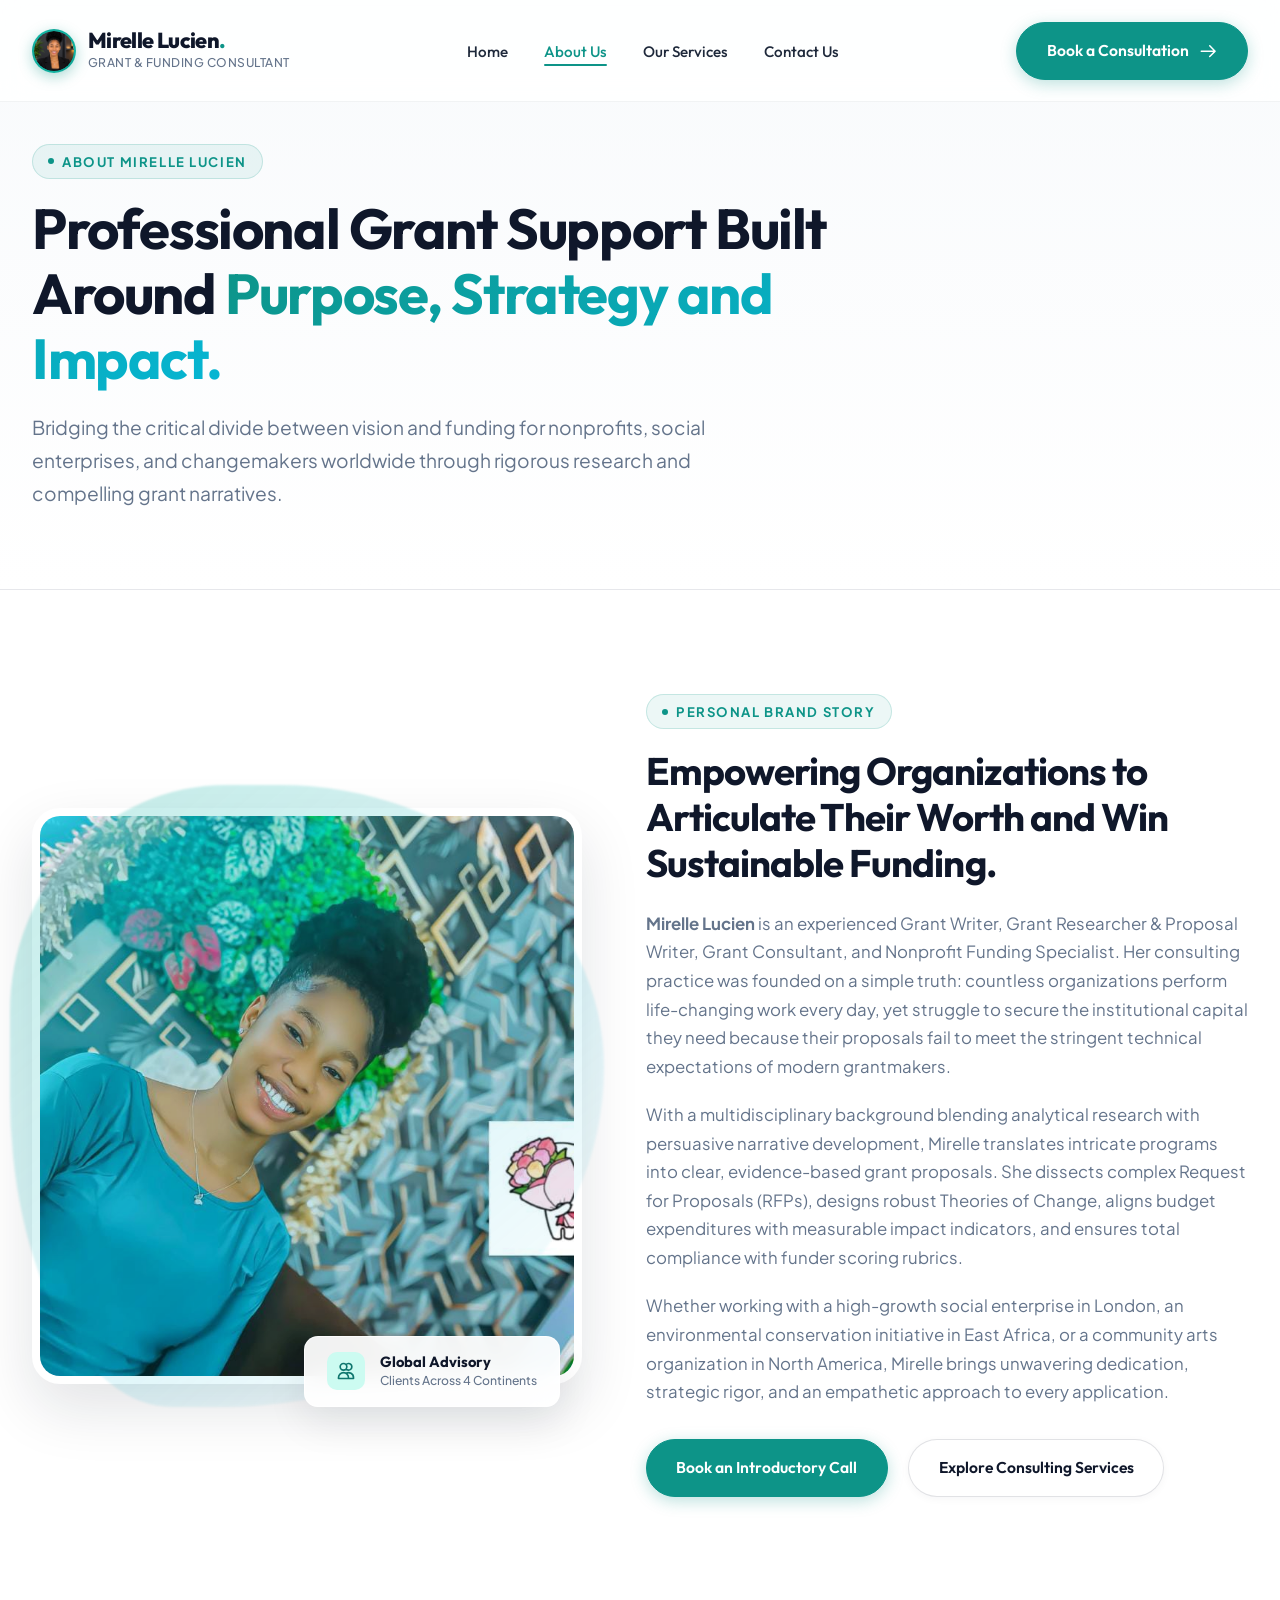
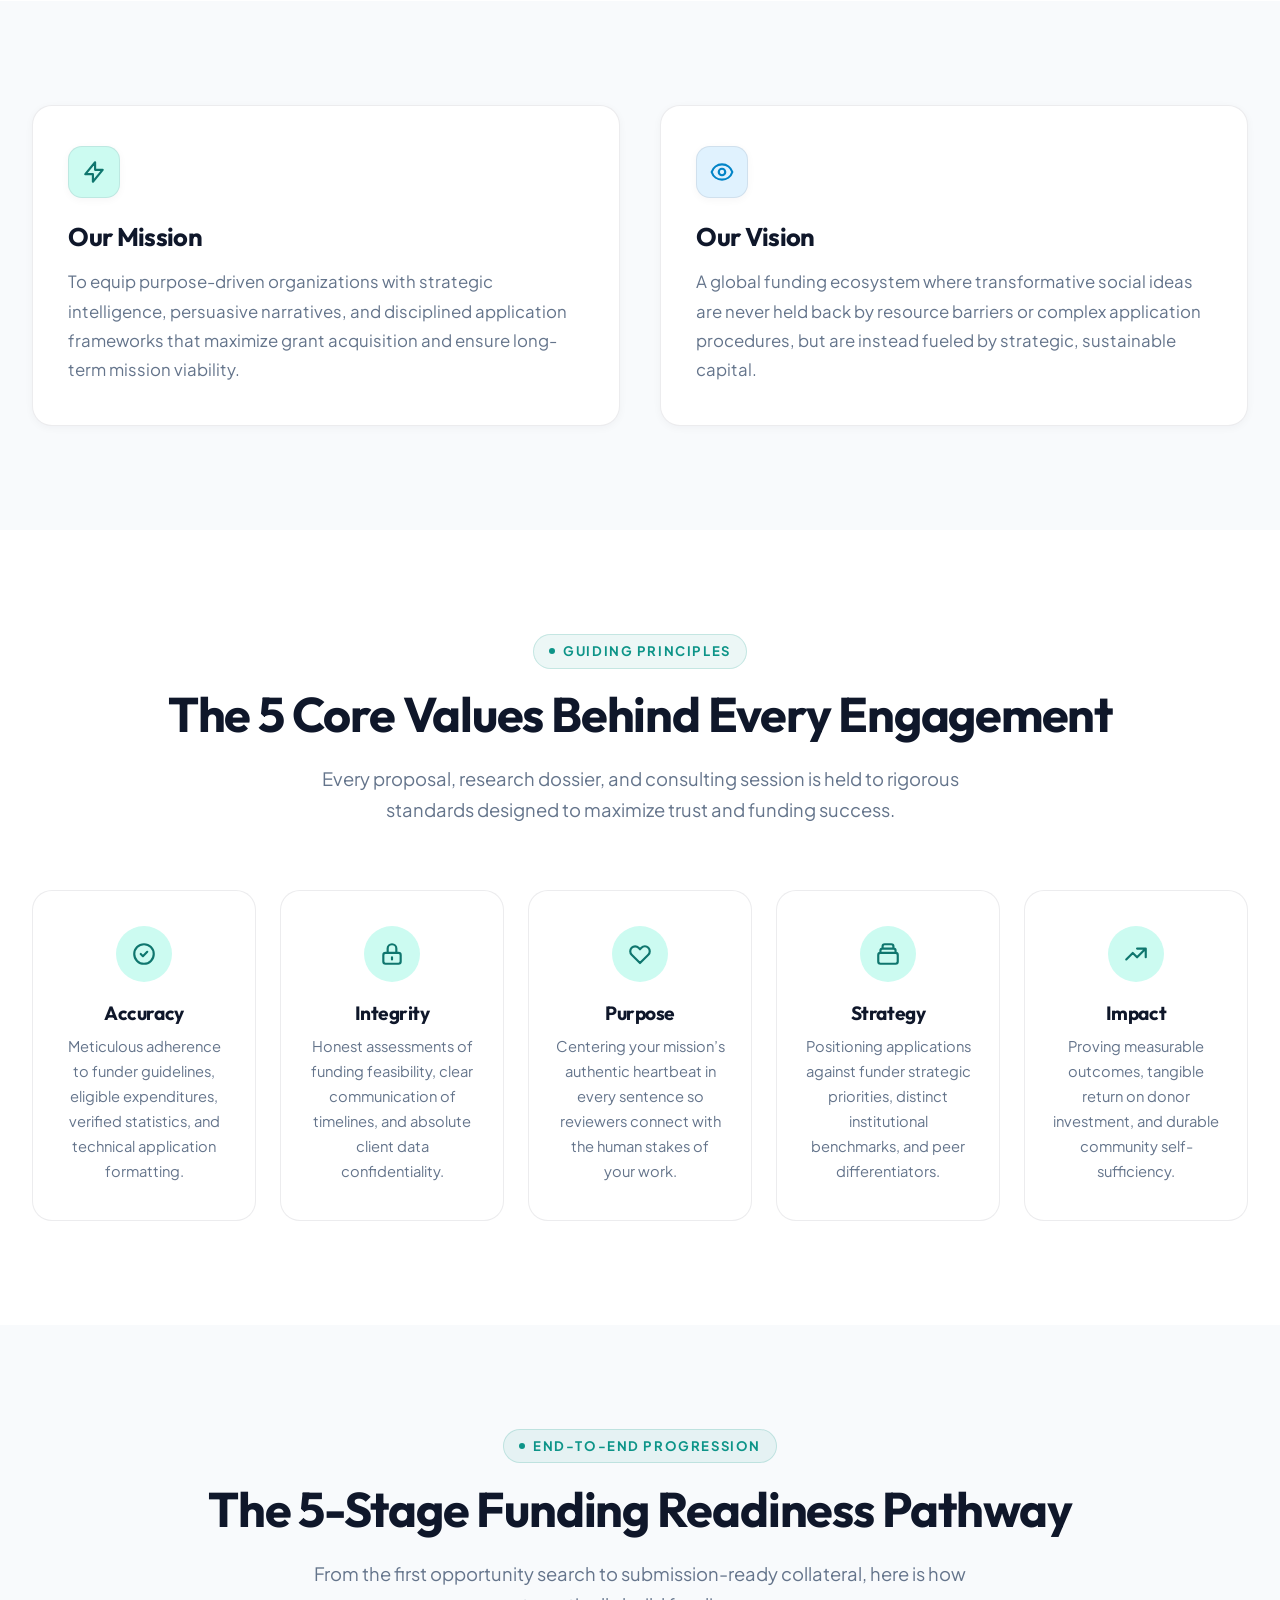
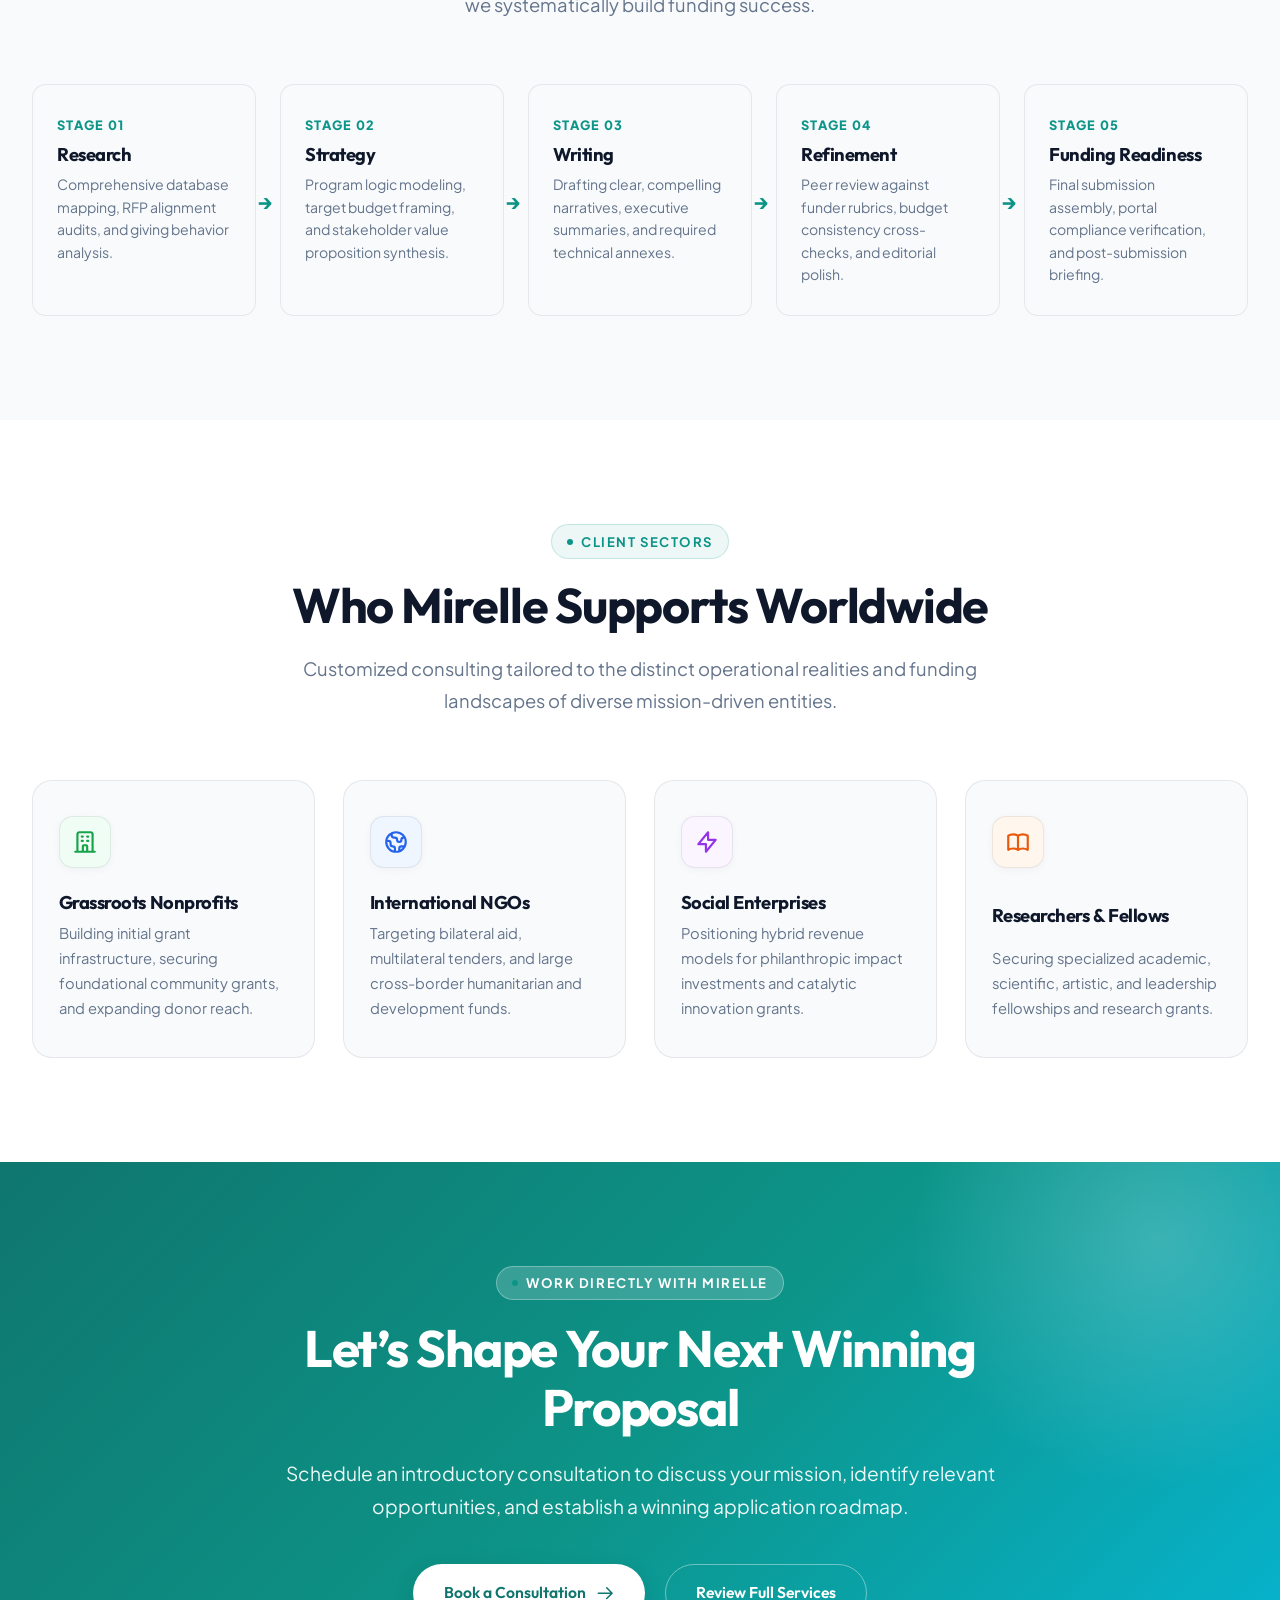
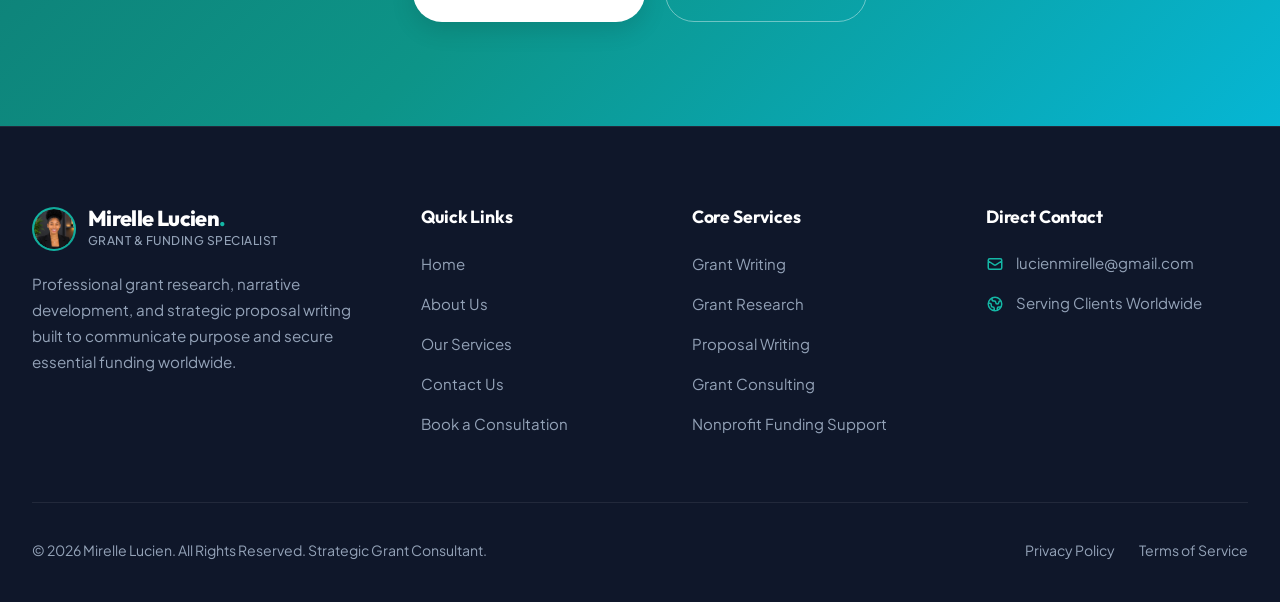
<file: about.html>
<!DOCTYPE html>
<html lang="en">
<head>
  <meta charset="UTF-8">
  <meta name="viewport" content="width=device-width, initial-scale=1.0">
  <title>About Mirelle Lucien — Purpose, Strategy and Funding Impact</title>
  <meta name="description" content="Discover the background, mission, core values, and strategic methodology of Mirelle Lucien, Grant Writer and Nonprofit Funding Specialist.">
  <link rel="stylesheet" href="styles.css">
  <link rel="icon" href="data:image/svg+xml,<svg xmlns=%22http://www.w3.org/2000/svg%22 viewBox=%220 0 100 100%22><text y=%22.9em%22 font-size=%2290%22>✨</text></svg>">
</head>
<body>

  <!-- ==========================================================================
       GLOBAL STICKY HEADER
       ========================================================================== -->
  <header class="site-header" id="siteHeader">
    <div class="container nav-container">
      <a href="index.html" class="brand-logo" aria-label="Mirelle Lucien Home">
        <div class="logo-badge">
          <img src="assets/images/mirelle-logo.jpg" alt="Mirelle Lucien" class="logo-badge-img">
        </div>
        <div class="brand-text-wrap">
          <span class="brand-name">Mirelle Lucien<span>.</span></span>
          <span class="brand-sub">Grant & Funding Consultant</span>
        </div>
      </a>

      <nav aria-label="Primary Navigation">
        <ul class="nav-links">
          <li><a href="index.html" class="nav-link">Home</a></li>
          <li><a href="about.html" class="nav-link active">About Us</a></li>
          <li><a href="services.html" class="nav-link">Our Services</a></li>
          <li><a href="contact.html" class="nav-link">Contact Us</a></li>
        </ul>
      </nav>

      <div class="nav-actions">
        <a href="contact.html?service=consultation" class="btn btn-primary">
          <span>Book a Consultation</span>
          <svg class="btn-icon" fill="none" viewBox="0 0 24 24" stroke="currentColor">
            <path stroke-linecap="round" stroke-linejoin="round" stroke-width="2" d="M14 5l7 7m0 0l-7 7m7-7H3" />
          </svg>
        </a>

        <button class="mobile-nav-toggle" aria-label="Toggle navigation menu" aria-expanded="false">
          <span class="hamburger-bar"></span>
          <span class="hamburger-bar"></span>
          <span class="hamburger-bar"></span>
        </button>
      </div>
    </div>
  </header>

  <!-- Mobile Drawer Overlay -->
  <div class="mobile-drawer-overlay"></div>
  <aside class="mobile-drawer" aria-label="Mobile Navigation">
    <div class="drawer-header" style="display: flex; justify-content: space-between; align-items: center;">
      <a href="index.html" class="brand-logo">
        <div class="logo-badge">
          <img src="assets/images/mirelle-logo.jpg" alt="Mirelle Lucien" class="logo-badge-img">
        </div>
        <div class="brand-text-wrap">
          <span class="brand-name">Mirelle Lucien<span>.</span></span>
          <span class="brand-sub">Grant Consultant</span>
        </div>
      </a>
      <button class="mobile-drawer-close" aria-label="Close menu" style="background: none; border: none; font-size: 1.8rem; cursor: pointer; color: var(--text-charcoal);">&times;</button>
    </div>

    <ul class="mobile-nav-links">
      <li><a href="index.html" class="mobile-nav-link">Home</a></li>
      <li><a href="about.html" class="mobile-nav-link active">About Us</a></li>
      <li><a href="services.html" class="mobile-nav-link">Our Services</a></li>
      <li><a href="contact.html" class="mobile-nav-link">Contact Us</a></li>
    </ul>

    <div class="drawer-footer" style="display: flex; flex-direction: column; gap: 1rem;">
      <a href="contact.html?service=consultation" class="btn btn-primary" style="width: 100%;">Book a Consultation</a>
      <p style="font-size: 0.85rem; color: var(--text-muted); text-align: center;">Serving Clients Worldwide</p>
    </div>
  </aside>

  <!-- ==========================================================================
       ABOUT HERO
       ========================================================================== -->
  <section class="page-hero">
    <div class="container">
      <div style="max-width: 820px;">
        <div class="section-tagline">About Mirelle Lucien</div>
        <h1 class="section-title" style="font-size: clamp(2.5rem, 4.4vw, 3.8rem);">
          Professional Grant Support Built Around <span style="background: linear-gradient(135deg, var(--primary-teal) 0%, var(--primary-cyan) 100%); -webkit-background-clip: text; -webkit-text-fill-color: transparent;">Purpose, Strategy and Impact.</span>
        </h1>
        <p class="section-desc" style="font-size: 1.2rem;">
          Bridging the critical divide between vision and funding for nonprofits, social enterprises, and changemakers worldwide through rigorous research and compelling grant narratives.
        </p>
      </div>
    </div>
  </section>

  <!-- ==========================================================================
       EDITORIAL BIOGRAPHY & PORTRAIT SPOTLIGHT
       ========================================================================== -->
  <section class="section-py" style="background: #FFFFFF;">
    <div class="container">
      <div class="about-editorial-grid">
        <!-- Portrait Column -->
        <div class="about-portrait-card" data-reveal>
          <div class="visual-backdrop-shape" style="top: -4%; right: -4%; width: 108%; height: 108%;"></div>
          <div class="about-portrait-frame">
            <img src="assets/images/mirelle-portrait.jpg" alt="Mirelle Lucien — Strategic Grant Consultant" class="about-img">
          </div>
          <!-- Editorial Floating Stat -->
          <div class="hero-floating-badge-bottom" style="right: 4%; bottom: -4%;">
            <div class="badge-icon-wrap">
              <svg fill="none" viewBox="0 0 24 24" stroke="currentColor">
                <path stroke-linecap="round" stroke-linejoin="round" stroke-width="2" d="M12 4.354a4 4 0 110 5.292M15 21H3v-1a6 6 0 0112 0v1zm0 0h6v-1a6 6 0 00-9-5.197M13 7a4 4 0 11-8 0 4 4 0 018 0z" />
              </svg>
            </div>
            <div>
              <div class="badge-text-primary">Global Advisory</div>
              <div class="badge-text-sub">Clients Across 4 Continents</div>
            </div>
          </div>
        </div>

        <!-- Story Column -->
        <div data-reveal>
          <div class="section-tagline">Personal Brand Story</div>
          <h2 style="font-size: clamp(2rem, 3vw, 2.75rem); margin-bottom: 1.5rem; line-height: 1.2;">
            Empowering Organizations to Articulate Their Worth and Win Sustainable Funding.
          </h2>
          <p style="margin-bottom: 1.25rem;">
            <strong>Mirelle Lucien</strong> is an experienced Grant Writer, Grant Researcher & Proposal Writer, Grant Consultant, and Nonprofit Funding Specialist. Her consulting practice was founded on a simple truth: countless organizations perform life-changing work every day, yet struggle to secure the institutional capital they need because their proposals fail to meet the stringent technical expectations of modern grantmakers.
          </p>
          <p style="margin-bottom: 1.25rem;">
            With a multidisciplinary background blending analytical research with persuasive narrative development, Mirelle translates intricate programs into clear, evidence-based grant proposals. She dissects complex Request for Proposals (RFPs), designs robust Theories of Change, aligns budget expenditures with measurable impact indicators, and ensures total compliance with funder scoring rubrics.
          </p>
          <p style="margin-bottom: 2rem;">
            Whether working with a high-growth social enterprise in London, an environmental conservation initiative in East Africa, or a community arts organization in North America, Mirelle brings unwavering dedication, strategic rigor, and an empathetic approach to every application.
          </p>

          <div style="display: flex; gap: 1.25rem; flex-wrap: wrap;">
            <a href="contact.html?service=consultation" class="btn btn-primary">Book an Introductory Call</a>
            <a href="services.html" class="btn btn-secondary">Explore Consulting Services</a>
          </div>
        </div>
      </div>
    </div>
  </section>

  <!-- ==========================================================================
       MISSION & VISION CARDS
       ========================================================================== -->
  <section class="section-py" style="background: var(--bg-surface);">
    <div class="container">
      <div style="display: grid; grid-template-columns: repeat(auto-fit, minmax(320px, 1fr)); gap: 2.5rem;">
        <!-- Mission Card -->
        <div class="service-card-deep" data-reveal style="background: #FFFFFF;">
          <div class="pillar-icon-box" style="background: var(--primary-teal-pale); color: var(--primary-teal-dark);">
            <svg fill="none" viewBox="0 0 24 24" stroke="currentColor">
              <path stroke-linecap="round" stroke-linejoin="round" stroke-width="2" d="M13 10V3L4 14h7v7l9-11h-7z" />
            </svg>
          </div>
          <h3 style="font-size: 1.6rem; margin-bottom: 1rem;">Our Mission</h3>
          <p style="font-size: 1.05rem; line-height: 1.75; color: var(--text-muted);">
            To equip purpose-driven organizations with strategic intelligence, persuasive narratives, and disciplined application frameworks that maximize grant acquisition and ensure long-term mission viability.
          </p>
        </div>

        <!-- Vision Card -->
        <div class="service-card-deep" data-reveal style="background: #FFFFFF;">
          <div class="pillar-icon-box" style="background: #E0F2FE; color: #0284C7;">
            <svg fill="none" viewBox="0 0 24 24" stroke="currentColor">
              <path stroke-linecap="round" stroke-linejoin="round" stroke-width="2" d="M15 12a3 3 0 11-6 0 3 3 0 016 0z" />
              <path stroke-linecap="round" stroke-linejoin="round" stroke-width="2" d="M2.458 12C3.732 7.943 7.523 5 12 5c4.478 0 8.268 2.943 9.542 7-1.274 4.057-5.064 7-9.542 7-4.477 0-8.268-2.943-9.542-7z" />
            </svg>
          </div>
          <h3 style="font-size: 1.6rem; margin-bottom: 1rem;">Our Vision</h3>
          <p style="font-size: 1.05rem; line-height: 1.75; color: var(--text-muted);">
            A global funding ecosystem where transformative social ideas are never held back by resource barriers or complex application procedures, but are instead fueled by strategic, sustainable capital.
          </p>
        </div>
      </div>
    </div>
  </section>

  <!-- ==========================================================================
       5 CORE VALUES SECTION
       ========================================================================== -->
  <section class="section-py" style="background: #FFFFFF;">
    <div class="container">
      <div class="center-header text-center" data-reveal>
        <div class="section-tagline">Guiding Principles</div>
        <h2 class="section-title">The 5 Core Values Behind Every Engagement</h2>
        <p class="section-desc">
          Every proposal, research dossier, and consulting session is held to rigorous standards designed to maximize trust and funding success.
        </p>
      </div>

      <div class="values-grid">
        <!-- Value 1: Accuracy -->
        <div class="value-card" data-reveal>
          <div class="value-icon-wrap">
            <svg fill="none" viewBox="0 0 24 24" stroke="currentColor">
              <path stroke-linecap="round" stroke-linejoin="round" stroke-width="2" d="M9 12l2 2 4-4m6 2a9 9 0 11-18 0 9 9 0 0118 0z" />
            </svg>
          </div>
          <h3 style="font-size: 1.2rem; margin-bottom: 0.65rem;">Accuracy</h3>
          <p style="font-size: 0.92rem; color: var(--text-muted);">
            Meticulous adherence to funder guidelines, eligible expenditures, verified statistics, and technical application formatting.
          </p>
        </div>

        <!-- Value 2: Integrity -->
        <div class="value-card" data-reveal>
          <div class="value-icon-wrap">
            <svg fill="none" viewBox="0 0 24 24" stroke="currentColor">
              <path stroke-linecap="round" stroke-linejoin="round" stroke-width="2" d="M12 15v2m-6 4h12a2 2 0 002-2v-6a2 2 0 00-2-2H6a2 2 0 00-2 2v6a2 2 0 002 2zm10-10V7a4 4 0 00-8 0v4h8z" />
            </svg>
          </div>
          <h3 style="font-size: 1.2rem; margin-bottom: 0.65rem;">Integrity</h3>
          <p style="font-size: 0.92rem; color: var(--text-muted);">
            Honest assessments of funding feasibility, clear communication of timelines, and absolute client data confidentiality.
          </p>
        </div>

        <!-- Value 3: Purpose -->
        <div class="value-card" data-reveal>
          <div class="value-icon-wrap">
            <svg fill="none" viewBox="0 0 24 24" stroke="currentColor">
              <path stroke-linecap="round" stroke-linejoin="round" stroke-width="2" d="M4.318 6.318a4.5 4.5 0 000 6.364L12 20.364l7.682-7.682a4.5 4.5 0 00-6.364-6.364L12 7.636l-1.318-1.318a4.5 4.5 0 00-6.364 0z" />
            </svg>
          </div>
          <h3 style="font-size: 1.2rem; margin-bottom: 0.65rem;">Purpose</h3>
          <p style="font-size: 0.92rem; color: var(--text-muted);">
            Centering your mission’s authentic heartbeat in every sentence so reviewers connect with the human stakes of your work.
          </p>
        </div>

        <!-- Value 4: Strategy -->
        <div class="value-card" data-reveal>
          <div class="value-icon-wrap">
            <svg fill="none" viewBox="0 0 24 24" stroke="currentColor">
              <path stroke-linecap="round" stroke-linejoin="round" stroke-width="2" d="M19 11H5m14 0a2 2 0 012 2v6a2 2 0 01-2 2H5a2 2 0 01-2-2v-6a2 2 0 012-2m14 0V9a2 2 0 00-2-2M5 11V9a2 2 0 012-2m0 0V5a2 2 0 012-2h6a2 2 0 012 2v2M7 7h10" />
            </svg>
          </div>
          <h3 style="font-size: 1.2rem; margin-bottom: 0.65rem;">Strategy</h3>
          <p style="font-size: 0.92rem; color: var(--text-muted);">
            Positioning applications against funder strategic priorities, distinct institutional benchmarks, and peer differentiators.
          </p>
        </div>

        <!-- Value 5: Impact -->
        <div class="value-card" data-reveal>
          <div class="value-icon-wrap">
            <svg fill="none" viewBox="0 0 24 24" stroke="currentColor">
              <path stroke-linecap="round" stroke-linejoin="round" stroke-width="2" d="M13 7h8m0 0v8m0-8l-8 8-4-4-6 6" />
            </svg>
          </div>
          <h3 style="font-size: 1.2rem; margin-bottom: 0.65rem;">Impact</h3>
          <p style="font-size: 0.92rem; color: var(--text-muted);">
            Proving measurable outcomes, tangible return on donor investment, and durable community self-sufficiency.
          </p>
        </div>
      </div>
    </div>
  </section>

  <!-- ==========================================================================
       STRATEGIC METHODOLOGY & TIMELINE
       ========================================================================== -->
  <section class="section-py" style="background: var(--bg-surface);">
    <div class="container">
      <div class="center-header text-center" data-reveal>
        <div class="section-tagline">End-to-End Progression</div>
        <h2 class="section-title">The 5-Stage Funding Readiness Pathway</h2>
        <p class="section-desc">
          From the first opportunity search to submission-ready collateral, here is how we systematically build funding success.
        </p>
      </div>

      <div class="methodology-flow" data-reveal>
        <!-- Stage 1 -->
        <div class="method-card">
          <div style="font-size: 0.8rem; font-weight: 800; color: var(--primary-teal); letter-spacing: 0.1em; margin-bottom: 0.5rem;">STAGE 01</div>
          <h4 style="font-size: 1.15rem; margin-bottom: 0.5rem;">Research</h4>
          <p style="font-size: 0.88rem; color: var(--text-muted); line-height: 1.6;">
            Comprehensive database mapping, RFP alignment audits, and giving behavior analysis.
          </p>
        </div>

        <!-- Stage 2 -->
        <div class="method-card">
          <div style="font-size: 0.8rem; font-weight: 800; color: var(--primary-teal); letter-spacing: 0.1em; margin-bottom: 0.5rem;">STAGE 02</div>
          <h4 style="font-size: 1.15rem; margin-bottom: 0.5rem;">Strategy</h4>
          <p style="font-size: 0.88rem; color: var(--text-muted); line-height: 1.6;">
            Program logic modeling, target budget framing, and stakeholder value proposition synthesis.
          </p>
        </div>

        <!-- Stage 3 -->
        <div class="method-card">
          <div style="font-size: 0.8rem; font-weight: 800; color: var(--primary-teal); letter-spacing: 0.1em; margin-bottom: 0.5rem;">STAGE 03</div>
          <h4 style="font-size: 1.15rem; margin-bottom: 0.5rem;">Writing</h4>
          <p style="font-size: 0.88rem; color: var(--text-muted); line-height: 1.6;">
            Drafting clear, compelling narratives, executive summaries, and required technical annexes.
          </p>
        </div>

        <!-- Stage 4 -->
        <div class="method-card">
          <div style="font-size: 0.8rem; font-weight: 800; color: var(--primary-teal); letter-spacing: 0.1em; margin-bottom: 0.5rem;">STAGE 04</div>
          <h4 style="font-size: 1.15rem; margin-bottom: 0.5rem;">Refinement</h4>
          <p style="font-size: 0.88rem; color: var(--text-muted); line-height: 1.6;">
            Peer review against funder rubrics, budget consistency cross-checks, and editorial polish.
          </p>
        </div>

        <!-- Stage 5 -->
        <div class="method-card">
          <div style="font-size: 0.8rem; font-weight: 800; color: var(--primary-teal); letter-spacing: 0.1em; margin-bottom: 0.5rem;">STAGE 05</div>
          <h4 style="font-size: 1.15rem; margin-bottom: 0.5rem;">Funding Readiness</h4>
          <p style="font-size: 0.88rem; color: var(--text-muted); line-height: 1.6;">
            Final submission assembly, portal compliance verification, and post-submission briefing.
          </p>
        </div>
      </div>
    </div>
  </section>

  <!-- ==========================================================================
       WHO MIRELLE SUPPORTS
       ========================================================================== -->
  <section class="section-py" style="background: #FFFFFF;">
    <div class="container">
      <div class="center-header text-center" data-reveal>
        <div class="section-tagline">Client Sectors</div>
        <h2 class="section-title">Who Mirelle Supports Worldwide</h2>
        <p class="section-desc">
          Customized consulting tailored to the distinct operational realities and funding landscapes of diverse mission-driven entities.
        </p>
      </div>

      <div style="display: grid; grid-template-columns: repeat(auto-fit, minmax(240px, 1fr)); gap: 1.75rem;">
        <div class="service-pillar-card" data-reveal>
          <div class="pillar-icon-box" style="background: #F0FDF4; color: #16A34A;">
            <svg fill="none" viewBox="0 0 24 24" stroke="currentColor"><path stroke-linecap="round" stroke-linejoin="round" stroke-width="2" d="M19 21V5a2 2 0 00-2-2H7a2 2 0 00-2 2v16m14 0h2m-2 0h-5m-9 0H3m2 0h5M9 7h1m-1 4h1m4-4h1m-1 4h1m-5 10v-5a1 1 0 011-1h2a1 1 0 011 1v5m-4 0h4"/></svg>
          </div>
          <h4 style="font-size: 1.15rem; margin-bottom: 0.5rem;">Grassroots Nonprofits</h4>
          <p style="font-size: 0.92rem; color: var(--text-muted);">
            Building initial grant infrastructure, securing foundational community grants, and expanding donor reach.
          </p>
        </div>

        <div class="service-pillar-card" data-reveal>
          <div class="pillar-icon-box" style="background: #EFF6FF; color: #2563EB;">
            <svg fill="none" viewBox="0 0 24 24" stroke="currentColor"><path stroke-linecap="round" stroke-linejoin="round" stroke-width="2" d="M3.055 11H5a2 2 0 012 2v1a2 2 0 002 2 2 2 0 012 2v2.945M8 3.935V5.5A2.5 2.5 0 0010.5 8h.5a2 2 0 012 2 2 2 0 104 0 2 2 0 012-2h1.064M15 20.488V18a2 2 0 012-2h3.064M21 12a9 9 0 11-18 0 9 9 0 0118 0z"/></svg>
          </div>
          <h4 style="font-size: 1.15rem; margin-bottom: 0.5rem;">International NGOs</h4>
          <p style="font-size: 0.92rem; color: var(--text-muted);">
            Targeting bilateral aid, multilateral tenders, and large cross-border humanitarian and development funds.
          </p>
        </div>

        <div class="service-pillar-card" data-reveal>
          <div class="pillar-icon-box" style="background: #FAF5FF; color: #9333EA;">
            <svg fill="none" viewBox="0 0 24 24" stroke="currentColor"><path stroke-linecap="round" stroke-linejoin="round" stroke-width="2" d="M13 10V3L4 14h7v7l9-11h-7z"/></svg>
          </div>
          <h4 style="font-size: 1.15rem; margin-bottom: 0.5rem;">Social Enterprises</h4>
          <p style="font-size: 0.92rem; color: var(--text-muted);">
            Positioning hybrid revenue models for philanthropic impact investments and catalytic innovation grants.
          </p>
        </div>

        <div class="service-pillar-card" data-reveal>
          <div class="pillar-icon-box" style="background: #FFF7ED; color: #EA580C;">
            <svg fill="none" viewBox="0 0 24 24" stroke="currentColor"><path stroke-linecap="round" stroke-linejoin="round" stroke-width="2" d="M12 6.253v13m0-13C10.832 5.477 9.246 5 7.5 5S4.168 5.477 3 6.253v13C4.168 18.477 5.754 18 7.5 18s3.332.477 4.5 1.253m0-13C13.168 5.477 14.754 5 16.5 5c1.747 0 3.332.477 4.5 1.253v13C19.832 18.477 18.247 18 16.5 18c-1.746 0-3.332.477-4.5 1.253"/></svg>
          </div>
          <h4 style="font-size: 1.15rem; margin-bottom: 0.5rem;">Researchers & Fellows</h4>
          <p style="font-size: 0.92rem; color: var(--text-muted);">
            Securing specialized academic, scientific, artistic, and leadership fellowships and research grants.
          </p>
        </div>
      </div>
    </div>
  </section>

  <!-- ==========================================================================
       ABOUT FINAL CTA BANNER
       ========================================================================== -->
  <section class="section-py section-final-cta">
    <div class="cta-ambient-glow"></div>
    <div class="container">
      <div class="cta-box" data-reveal>
        <div class="section-tagline" style="background: rgba(255,255,255,0.18); color: #FFFFFF; border-color: rgba(255,255,255,0.3);">
          Work Directly with Mirelle
        </div>
        <h2 class="cta-title">Let’s Shape Your Next Winning Proposal</h2>
        <p class="cta-desc">
          Schedule an introductory consultation to discuss your mission, identify relevant opportunities, and establish a winning application roadmap.
        </p>
        <div class="cta-btn-group">
          <a href="contact.html?service=consultation" class="btn btn-white">
            <span>Book a Consultation</span>
            <svg class="btn-icon" fill="none" viewBox="0 0 24 24" stroke="currentColor">
              <path stroke-linecap="round" stroke-linejoin="round" stroke-width="2" d="M14 5l7 7m0 0l-7 7m7-7H3" />
            </svg>
          </a>
          <a href="services.html" class="btn btn-outline-white">
            <span>Review Full Services</span>
          </a>
        </div>
      </div>
    </div>
  </section>

  <!-- ==========================================================================
       GLOBAL FOOTER
       ========================================================================== -->
  <footer class="site-footer">
    <div class="container">
      <div class="footer-grid">
        <div class="footer-col-brand">
          <a href="index.html" class="brand-logo" style="margin-bottom: 1.25rem;">
            <div class="logo-badge" style="box-shadow: none;">
              <img src="assets/images/mirelle-logo.jpg" alt="Mirelle Lucien" class="logo-badge-img">
            </div>
            <div class="brand-text-wrap">
              <span class="brand-name" style="color: #FFFFFF;">Mirelle Lucien<span style="color: var(--primary-teal-light);">.</span></span>
              <span class="brand-sub" style="color: var(--text-subtle);">Grant & Funding Specialist</span>
            </div>
          </a>
          <p>
            Professional grant research, narrative development, and strategic proposal writing built to communicate purpose and secure essential funding worldwide.
          </p>
        </div>

        <div>
          <h4 class="footer-heading">Quick Links</h4>
          <ul class="footer-links">
            <li><a href="index.html" class="footer-link">Home</a></li>
            <li><a href="about.html" class="footer-link">About Us</a></li>
            <li><a href="services.html" class="footer-link">Our Services</a></li>
            <li><a href="contact.html" class="footer-link">Contact Us</a></li>
            <li><a href="contact.html?service=consultation" class="footer-link">Book a Consultation</a></li>
          </ul>
        </div>

        <div>
          <h4 class="footer-heading">Core Services</h4>
          <ul class="footer-links">
            <li><a href="services.html#grant-writer" class="footer-link">Grant Writing</a></li>
            <li><a href="services.html#grant-research" class="footer-link">Grant Research</a></li>
            <li><a href="services.html#proposal-writer" class="footer-link">Proposal Writing</a></li>
            <li><a href="services.html#grant-consultant" class="footer-link">Grant Consulting</a></li>
            <li><a href="services.html#nonprofit-specialist" class="footer-link">Nonprofit Funding Support</a></li>
          </ul>
        </div>

        <div>
          <h4 class="footer-heading">Direct Contact</h4>
          <div class="footer-contact-item">
            <svg fill="none" viewBox="0 0 24 24" stroke="currentColor"><path stroke-linecap="round" stroke-linejoin="round" stroke-width="2" d="M3 8l7.89 5.26a2 2 0 002.22 0L21 8M5 19h14a2 2 0 002-2V7a2 2 0 00-2-2H5a2 2 0 00-2 2v10a2 2 0 002 2z"/></svg>
            <a href="mailto:lucienmirelle@gmail.com" style="color: var(--text-subtle);">lucienmirelle@gmail.com</a>
          </div>
          <div class="footer-contact-item">
            <svg fill="none" viewBox="0 0 24 24" stroke="currentColor"><path stroke-linecap="round" stroke-linejoin="round" stroke-width="2" d="M3.055 11H5a2 2 0 012 2v1a2 2 0 002 2 2 2 0 012 2v2.945M8 3.935V5.5A2.5 2.5 0 0010.5 8h.5a2 2 0 012 2 2 2 0 104 0 2 2 0 012-2h1.064M15 20.488V18a2 2 0 012-2h3.064M21 12a9 9 0 11-18 0 9 9 0 0118 0z"/></svg>
            <span>Serving Clients Worldwide</span>
          </div>
        </div>
      </div>

      <div class="footer-bottom">
        <div>&copy; 2026 Mirelle Lucien. All Rights Reserved. Strategic Grant Consultant.</div>
        <div style="display: flex; gap: 1.5rem;">
          <a href="#" style="color: var(--text-subtle);">Privacy Policy</a>
          <a href="#" style="color: var(--text-subtle);">Terms of Service</a>
        </div>
      </div>
    </div>
  </footer>

  <script src="app.js"></script>
</body>
</html>
</file>
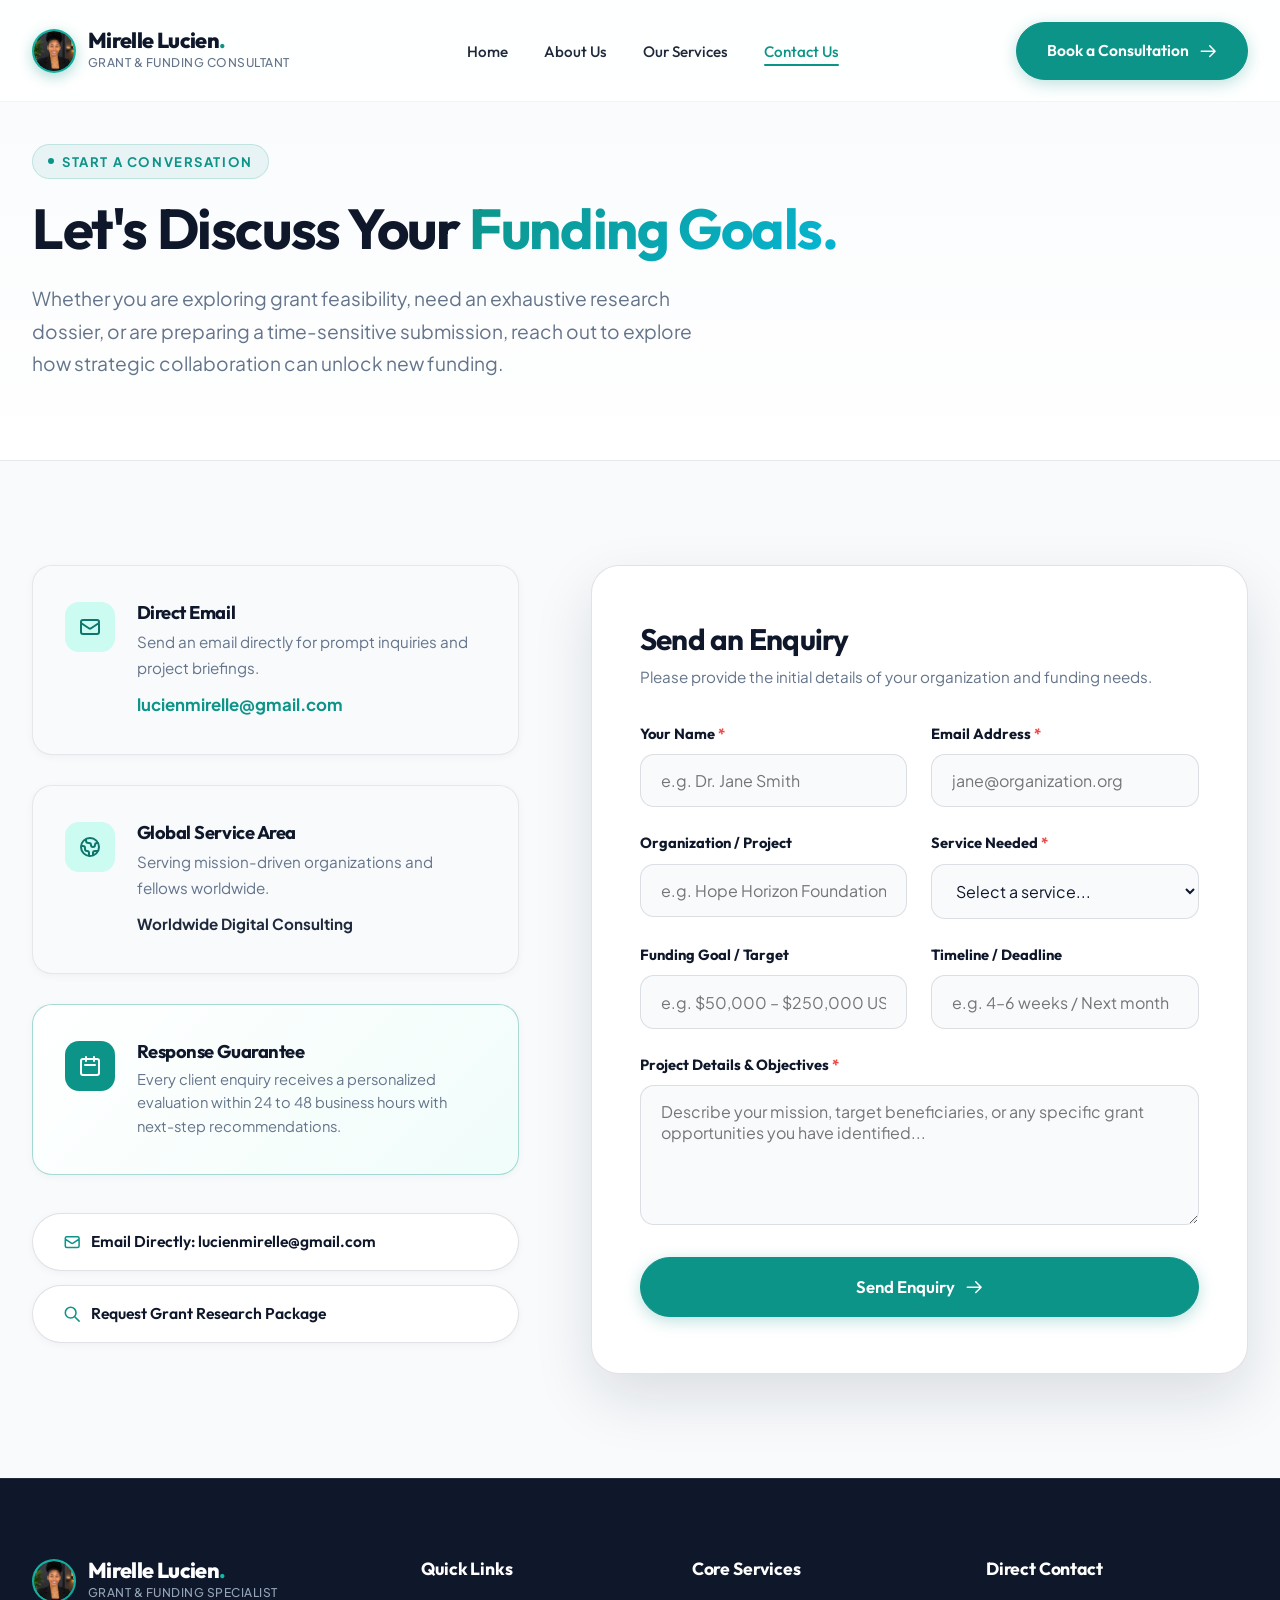
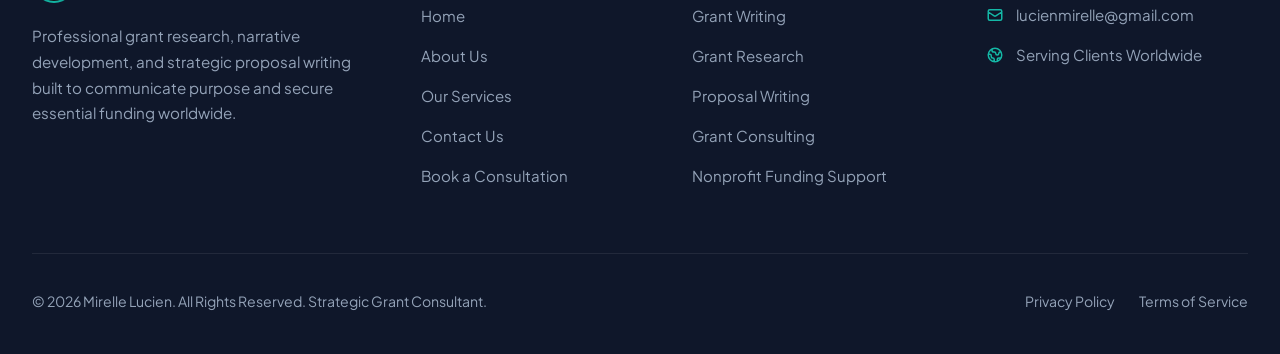
<file: contact.html>
<!DOCTYPE html>
<html lang="en">
<head>
  <meta charset="UTF-8">
  <meta name="viewport" content="width=device-width, initial-scale=1.0">
  <title>Contact Mirelle Lucien — Book a Grant Consultation</title>
  <meta name="description" content="Get in touch with Mirelle Lucien, Grant Writer and Consultant. Inquire about proposal writing, grant research, funding readiness, or book a consultation.">
  <link rel="stylesheet" href="styles.css">
  <link rel="icon" href="data:image/svg+xml,<svg xmlns=%22http://www.w3.org/2000/svg%22 viewBox=%220 0 100 100%22><text y=%22.9em%22 font-size=%2290%22>✨</text></svg>">
</head>
<body>

  <!-- ==========================================================================
       GLOBAL STICKY HEADER
       ========================================================================== -->
  <header class="site-header" id="siteHeader">
    <div class="container nav-container">
      <a href="index.html" class="brand-logo" aria-label="Mirelle Lucien Home">
        <div class="logo-badge">
          <img src="assets/images/mirelle-logo.jpg" alt="Mirelle Lucien" class="logo-badge-img">
        </div>
        <div class="brand-text-wrap">
          <span class="brand-name">Mirelle Lucien<span>.</span></span>
          <span class="brand-sub">Grant & Funding Consultant</span>
        </div>
      </a>

      <nav aria-label="Primary Navigation">
        <ul class="nav-links">
          <li><a href="index.html" class="nav-link">Home</a></li>
          <li><a href="about.html" class="nav-link">About Us</a></li>
          <li><a href="services.html" class="nav-link">Our Services</a></li>
          <li><a href="contact.html" class="nav-link active">Contact Us</a></li>
        </ul>
      </nav>

      <div class="nav-actions">
        <a href="#grantEnquiryForm" class="btn btn-primary">
          <span>Book a Consultation</span>
          <svg class="btn-icon" fill="none" viewBox="0 0 24 24" stroke="currentColor">
            <path stroke-linecap="round" stroke-linejoin="round" stroke-width="2" d="M14 5l7 7m0 0l-7 7m7-7H3" />
          </svg>
        </a>

        <button class="mobile-nav-toggle" aria-label="Toggle navigation menu" aria-expanded="false">
          <span class="hamburger-bar"></span>
          <span class="hamburger-bar"></span>
          <span class="hamburger-bar"></span>
        </button>
      </div>
    </div>
  </header>

  <!-- Mobile Drawer Overlay -->
  <div class="mobile-drawer-overlay"></div>
  <aside class="mobile-drawer" aria-label="Mobile Navigation">
    <div class="drawer-header" style="display: flex; justify-content: space-between; align-items: center;">
      <a href="index.html" class="brand-logo">
        <div class="logo-badge">
          <img src="assets/images/mirelle-logo.jpg" alt="Mirelle Lucien" class="logo-badge-img">
        </div>
        <div class="brand-text-wrap">
          <span class="brand-name">Mirelle Lucien<span>.</span></span>
          <span class="brand-sub">Grant Consultant</span>
        </div>
      </a>
      <button class="mobile-drawer-close" aria-label="Close menu" style="background: none; border: none; font-size: 1.8rem; cursor: pointer; color: var(--text-charcoal);">&times;</button>
    </div>

    <ul class="mobile-nav-links">
      <li><a href="index.html" class="mobile-nav-link">Home</a></li>
      <li><a href="about.html" class="mobile-nav-link">About Us</a></li>
      <li><a href="services.html" class="mobile-nav-link">Our Services</a></li>
      <li><a href="contact.html" class="mobile-nav-link active">Contact Us</a></li>
    </ul>

    <div class="drawer-footer" style="display: flex; flex-direction: column; gap: 1rem;">
      <a href="#grantEnquiryForm" class="btn btn-primary" style="width: 100%;">Book a Consultation</a>
      <p style="font-size: 0.85rem; color: var(--text-muted); text-align: center;">Serving Clients Worldwide</p>
    </div>
  </aside>

  <!-- ==========================================================================
       PAGE HERO
       ========================================================================== -->
  <section class="page-hero">
    <div class="container">
      <div style="max-width: 820px;">
        <div class="section-tagline">Start a Conversation</div>
        <h1 class="section-title" style="font-size: clamp(2.5rem, 4.4vw, 3.8rem);">
          Let's Discuss Your <span style="background: linear-gradient(135deg, var(--primary-teal) 0%, var(--primary-cyan) 100%); -webkit-background-clip: text; -webkit-text-fill-color: transparent;">Funding Goals.</span>
        </h1>
        <p class="section-desc" style="font-size: 1.2rem;">
          Whether you are exploring grant feasibility, need an exhaustive research dossier, or are preparing a time-sensitive submission, reach out to explore how strategic collaboration can unlock new funding.
        </p>
      </div>
    </div>
  </section>

  <!-- ==========================================================================
       MAIN CONTACT & ENQUIRY SECTION
       ========================================================================== -->
  <section class="section-py" style="background: var(--bg-surface);">
    <div class="container">
      <div class="contact-layout-grid">
        
        <!-- Left Column: Contact Information Cards -->
        <div class="contact-info-panel" data-reveal>
          <!-- Email Card -->
          <div class="contact-info-card">
            <div class="info-card-icon">
              <svg fill="none" viewBox="0 0 24 24" stroke="currentColor">
                <path stroke-linecap="round" stroke-linejoin="round" stroke-width="2" d="M3 8l7.89 5.26a2 2 0 002.22 0L21 8M5 19h14a2 2 0 002-2V7a2 2 0 00-2-2H5a2 2 0 00-2 2v10a2 2 0 002 2z" />
              </svg>
            </div>
            <div>
              <h4 style="font-size: 1.15rem; margin-bottom: 0.35rem;">Direct Email</h4>
              <p style="font-size: 0.95rem; margin-bottom: 0.65rem;">Send an email directly for prompt inquiries and project briefings.</p>
              <a href="mailto:lucienmirelle@gmail.com" style="font-weight: 700; color: var(--primary-teal); font-size: 1.05rem;">lucienmirelle@gmail.com</a>
            </div>
          </div>

          <!-- Service Area Card -->
          <div class="contact-info-card">
            <div class="info-card-icon">
              <svg fill="none" viewBox="0 0 24 24" stroke="currentColor">
                <path stroke-linecap="round" stroke-linejoin="round" stroke-width="2" d="M3.055 11H5a2 2 0 012 2v1a2 2 0 002 2 2 2 0 012 2v2.945M8 3.935V5.5A2.5 2.5 0 0010.5 8h.5a2 2 0 012 2 2 2 0 104 0 2 2 0 012-2h1.064M15 20.488V18a2 2 0 012-2h3.064M21 12a9 9 0 11-18 0 9 9 0 0118 0z" />
              </svg>
            </div>
            <div>
              <h4 style="font-size: 1.15rem; margin-bottom: 0.35rem;">Global Service Area</h4>
              <p style="font-size: 0.95rem; margin-bottom: 0.65rem;">Serving mission-driven organizations and fellows worldwide.</p>
              <span style="font-weight: 700; color: var(--text-charcoal); font-size: 0.95rem;">Worldwide Digital Consulting</span>
            </div>
          </div>

          <!-- Quick Consultation Card -->
          <div class="contact-info-card" style="background: linear-gradient(135deg, #FFFFFF 0%, #F0FDFA 100%); border-color: var(--border-teal-accent);">
            <div class="info-card-icon" style="background: var(--primary-teal); color: #FFFFFF;">
              <svg fill="none" viewBox="0 0 24 24" stroke="currentColor">
                <path stroke-linecap="round" stroke-linejoin="round" stroke-width="2" d="M8 7V3m8 4V3m-9 8h10M5 21h14a2 2 0 002-2V7a2 2 0 00-2-2H5a2 2 0 00-2 2v12a2 2 0 002 2z" />
              </svg>
            </div>
            <div>
              <h4 style="font-size: 1.15rem; margin-bottom: 0.35rem;">Response Guarantee</h4>
              <p style="font-size: 0.92rem; color: var(--text-muted); line-height: 1.6;">
                Every client enquiry receives a personalized evaluation within 24 to 48 business hours with next-step recommendations.
              </p>
            </div>
          </div>

          <!-- Action Shortcut Buttons -->
          <div style="display: flex; flex-direction: column; gap: 0.85rem; margin-top: 0.5rem;">
            <a href="mailto:lucienmirelle@gmail.com?subject=Grant%20Consultation%20Request" class="btn btn-secondary" style="width: 100%; justify-content: flex-start;">
              <svg class="btn-icon" style="color: var(--primary-teal);" fill="none" viewBox="0 0 24 24" stroke="currentColor"><path stroke-linecap="round" stroke-linejoin="round" stroke-width="2" d="M3 8l7.89 5.26a2 2 0 002.22 0L21 8M5 19h14a2 2 0 002-2V7a2 2 0 00-2-2H5a2 2 0 00-2 2v10a2 2 0 002 2z"/></svg>
              <span>Email Directly: lucienmirelle@gmail.com</span>
            </a>
            <a href="services.html#grant-research" class="btn btn-secondary" style="width: 100%; justify-content: flex-start;">
              <svg class="btn-icon" style="color: var(--primary-teal);" fill="none" viewBox="0 0 24 24" stroke="currentColor"><path stroke-linecap="round" stroke-linejoin="round" stroke-width="2" d="M21 21l-6-6m2-5a7 7 0 11-14 0 7 7 0 0114 0z"/></svg>
              <span>Request Grant Research Package</span>
            </a>
          </div>
        </div>

        <!-- Right Column: Comprehensive Interactive Enquiry Form -->
        <div class="enquiry-form-card" data-reveal>
          <div style="margin-bottom: 2rem;">
            <h3 style="font-size: 1.85rem; margin-bottom: 0.5rem; color: var(--text-main);">Send an Enquiry</h3>
            <p style="font-size: 0.95rem; color: var(--text-muted);">
              Please provide the initial details of your organization and funding needs.
            </p>
          </div>

          <form id="grantEnquiryForm" novalidate>
            <div class="form-grid">
              
              <!-- Full Name -->
              <div class="form-group">
                <label for="name" class="form-label">Your Name <span>*</span></label>
                <input type="text" id="name" name="name" class="form-control" placeholder="e.g. Dr. Jane Smith" required>
              </div>

              <!-- Email Address -->
              <div class="form-group">
                <label for="email" class="form-label">Email Address <span>*</span></label>
                <input type="email" id="email" name="email" class="form-control" placeholder="jane@organization.org" required>
              </div>

              <!-- Organization / Project -->
              <div class="form-group">
                <label for="organization" class="form-label">Organization / Project</label>
                <input type="text" id="organization" name="organization" class="form-control" placeholder="e.g. Hope Horizon Foundation">
              </div>

              <!-- Service Needed Dropdown -->
              <div class="form-group">
                <label for="service" class="form-label">Service Needed <span>*</span></label>
                <select id="service" name="service" class="form-control" required>
                  <option value="" disabled selected>Select a service...</option>
                  <option value="Grant Research">Grant Research</option>
                  <option value="Grant Writing">Grant Writing</option>
                  <option value="Proposal Writing">Proposal Writing</option>
                  <option value="Grant Consulting">Grant Consulting</option>
                  <option value="Nonprofit Funding Support">Nonprofit Funding Support</option>
                  <option value="Book a Consultation">Book a Consultation</option>
                </select>
              </div>

              <!-- Funding Goal / Target Amount -->
              <div class="form-group">
                <label for="fundingGoal" class="form-label">Funding Goal / Target</label>
                <input type="text" id="fundingGoal" name="fundingGoal" class="form-control" placeholder="e.g. $50,000 – $250,000 USD">
              </div>

              <!-- Timeline / Submission Deadline -->
              <div class="form-group">
                <label for="timeline" class="form-label">Timeline / Deadline</label>
                <input type="text" id="timeline" name="timeline" class="form-control" placeholder="e.g. 4–6 weeks / Next month">
              </div>

              <!-- Project Summary / Message -->
              <div class="form-group form-group-full">
                <label for="message" class="form-label">Project Details & Objectives <span>*</span></label>
                <textarea id="message" name="message" class="form-control" placeholder="Describe your mission, target beneficiaries, or any specific grant opportunities you have identified..." required></textarea>
              </div>

              <!-- Submit Button -->
              <div class="form-group form-group-full" style="margin-top: 0.5rem;">
                <button type="submit" class="btn btn-primary" style="width: 100%; padding: 1.15rem 2rem; font-size: 1.05rem;">
                  <span>Send Enquiry</span>
                  <svg class="btn-icon" fill="none" viewBox="0 0 24 24" stroke="currentColor">
                    <path stroke-linecap="round" stroke-linejoin="round" stroke-width="2" d="M14 5l7 7m0 0l-7 7m7-7H3" />
                  </svg>
                </button>
              </div>

            </div>
          </form>
        </div>

      </div>
    </div>
  </section>

  <!-- ==========================================================================
       SUBMISSION CONFIRMATION MODAL
       ========================================================================== -->
  <div class="modal-overlay" id="successModal" role="dialog" aria-modal="true" aria-labelledby="modalTitle">
    <div class="modal-content">
      <div class="modal-success-icon">
        <svg fill="none" viewBox="0 0 24 24" stroke="currentColor">
          <path stroke-linecap="round" stroke-linejoin="round" stroke-width="2.5" d="M5 13l4 4L19 7" />
        </svg>
      </div>
      <h3 id="modalTitle" style="font-size: 1.75rem; margin-bottom: 0.75rem; color: var(--text-main);">Enquiry Received!</h3>
      <p style="font-size: 0.98rem; color: var(--text-muted); line-height: 1.7; margin-bottom: 2rem;">
        Thank you for reaching out. Mirelle Lucien will review your project details and follow up via email within 24 to 48 business hours with next steps.
      </p>
      <button class="btn btn-primary" id="modalCloseBtn" style="width: 100%;">
        <span>Return to Website</span>
      </button>
    </div>
  </div>

  <!-- ==========================================================================
       GLOBAL FOOTER
       ========================================================================== -->
  <footer class="site-footer">
    <div class="container">
      <div class="footer-grid">
        <div class="footer-col-brand">
          <a href="index.html" class="brand-logo" style="margin-bottom: 1.25rem;">
            <div class="logo-badge" style="box-shadow: none;">
              <img src="assets/images/mirelle-logo.jpg" alt="Mirelle Lucien" class="logo-badge-img">
            </div>
            <div class="brand-text-wrap">
              <span class="brand-name" style="color: #FFFFFF;">Mirelle Lucien<span style="color: var(--primary-teal-light);">.</span></span>
              <span class="brand-sub" style="color: var(--text-subtle);">Grant & Funding Specialist</span>
            </div>
          </a>
          <p>
            Professional grant research, narrative development, and strategic proposal writing built to communicate purpose and secure essential funding worldwide.
          </p>
        </div>

        <div>
          <h4 class="footer-heading">Quick Links</h4>
          <ul class="footer-links">
            <li><a href="index.html" class="footer-link">Home</a></li>
            <li><a href="about.html" class="footer-link">About Us</a></li>
            <li><a href="services.html" class="footer-link">Our Services</a></li>
            <li><a href="contact.html" class="footer-link">Contact Us</a></li>
            <li><a href="contact.html?service=consultation" class="footer-link">Book a Consultation</a></li>
          </ul>
        </div>

        <div>
          <h4 class="footer-heading">Core Services</h4>
          <ul class="footer-links">
            <li><a href="services.html#grant-writer" class="footer-link">Grant Writing</a></li>
            <li><a href="services.html#grant-research" class="footer-link">Grant Research</a></li>
            <li><a href="services.html#proposal-writer" class="footer-link">Proposal Writing</a></li>
            <li><a href="services.html#grant-consultant" class="footer-link">Grant Consulting</a></li>
            <li><a href="services.html#nonprofit-specialist" class="footer-link">Nonprofit Funding Support</a></li>
          </ul>
        </div>

        <div>
          <h4 class="footer-heading">Direct Contact</h4>
          <div class="footer-contact-item">
            <svg fill="none" viewBox="0 0 24 24" stroke="currentColor"><path stroke-linecap="round" stroke-linejoin="round" stroke-width="2" d="M3 8l7.89 5.26a2 2 0 002.22 0L21 8M5 19h14a2 2 0 002-2V7a2 2 0 00-2-2H5a2 2 0 00-2 2v10a2 2 0 002 2z"/></svg>
            <a href="mailto:lucienmirelle@gmail.com" style="color: var(--text-subtle);">lucienmirelle@gmail.com</a>
          </div>
          <div class="footer-contact-item">
            <svg fill="none" viewBox="0 0 24 24" stroke="currentColor"><path stroke-linecap="round" stroke-linejoin="round" stroke-width="2" d="M3.055 11H5a2 2 0 012 2v1a2 2 0 002 2 2 2 0 012 2v2.945M8 3.935V5.5A2.5 2.5 0 0010.5 8h.5a2 2 0 012 2 2 2 0 104 0 2 2 0 012-2h1.064M15 20.488V18a2 2 0 012-2h3.064M21 12a9 9 0 11-18 0 9 9 0 0118 0z"/></svg>
            <span>Serving Clients Worldwide</span>
          </div>
        </div>
      </div>

      <div class="footer-bottom">
        <div>&copy; 2026 Mirelle Lucien. All Rights Reserved. Strategic Grant Consultant.</div>
        <div style="display: flex; gap: 1.5rem;">
          <a href="#" style="color: var(--text-subtle);">Privacy Policy</a>
          <a href="#" style="color: var(--text-subtle);">Terms of Service</a>
        </div>
      </div>
    </div>
  </footer>

  <script src="app.js"></script>
</body>
</html>
</file>
<file: styles.css>
/* ==========================================================================
   MIRELLE LUCIEN — PREMIUM GRANT CONSULTING WEBSITE
   Master Design System & Stylesheet
   ========================================================================== */

@import url('https://fonts.googleapis.com/css2?family=Outfit:wght@300;400;500;600;700;800&family=Plus+Jakarta+Sans:wght@300;400;500;600;700&display=swap');

:root {
  /* Brand Palette - Reference Inspired */
  --primary-teal: #0D9488;
  --primary-teal-dark: #0F766E;
  --primary-teal-deep: #115E59;
  --primary-teal-light: #14B8A6;
  --primary-teal-pale: #CCFBF1;
  --primary-cyan: #06B6D4;
  --primary-cyan-light: #E0F2FE;
  
  /* Teal Tints & Glassmorphism */
  --teal-glow: rgba(13, 148, 136, 0.18);
  --teal-subtle: rgba(13, 148, 136, 0.08);
  --teal-border: rgba(13, 148, 136, 0.18);

  /* Surfaces & Canvas */
  --bg-canvas: #FFFFFF;
  --bg-surface: #F8FAFC;
  --bg-surface-alt: #F1F5F9;
  --bg-surface-elevated: #FFFFFF;
  --bg-card: #FFFFFF;
  --bg-dark-surface: #0F172A;

  /* Typography Colors */
  --text-main: #0F172A;
  --text-charcoal: #1E293B;
  --text-muted: #64748B;
  --text-subtle: #94A3B8;
  --text-light: #F8FAFC;

  /* Borders & Dividers */
  --border-subtle: rgba(15, 23, 42, 0.08);
  --border-light: rgba(15, 23, 42, 0.12);
  --border-teal-accent: rgba(13, 148, 136, 0.35);

  /* Shadows */
  --shadow-sm: 0 2px 8px rgba(15, 23, 42, 0.04);
  --shadow-md: 0 8px 24px rgba(15, 23, 42, 0.06);
  --shadow-lg: 0 16px 40px rgba(15, 23, 42, 0.08);
  --shadow-xl: 0 24px 60px rgba(15, 23, 42, 0.12);
  --shadow-teal: 0 12px 32px rgba(13, 148, 136, 0.22);

  /* Radii */
  --radius-sm: 8px;
  --radius-md: 14px;
  --radius-lg: 20px;
  --radius-xl: 28px;
  --radius-full: 9999px;

  /* Fonts */
  --font-heading: 'Outfit', -apple-system, BlinkMacSystemFont, sans-serif;
  --font-body: 'Plus Jakarta Sans', -apple-system, BlinkMacSystemFont, sans-serif;

  /* Container */
  --container-max: 1280px;
  --transition-smooth: all 0.35s cubic-bezier(0.16, 1, 0.3, 1);
  --transition-bounce: all 0.5s cubic-bezier(0.34, 1.56, 0.64, 1);
}

/* Reset & Base Setup */
*, *::before, *::after {
  box-sizing: border-box;
  margin: 0;
  padding: 0;
}

html {
  scroll-behavior: smooth;
  font-size: 16px;
  -webkit-text-size-adjust: 100%;
}

body {
  font-family: var(--font-body);
  color: var(--text-main);
  background-color: var(--bg-canvas);
  line-height: 1.65;
  overflow-x: hidden;
  -webkit-font-smoothing: antialiased;
  -moz-osx-font-smoothing: grayscale;
}

/* Typography Hierarchy */
h1, h2, h3, h4, h5, h6 {
  font-family: var(--font-heading);
  color: var(--text-main);
  line-height: 1.15;
  letter-spacing: -0.025em;
  font-weight: 700;
}

p {
  color: var(--text-muted);
  font-size: 1.05rem;
  line-height: 1.7;
}

a {
  color: inherit;
  text-decoration: none;
  transition: var(--transition-smooth);
}

img {
  max-width: 100%;
  height: auto;
  display: block;
}

button, input, select, textarea {
  font-family: inherit;
}

.container {
  width: 100%;
  max-width: var(--container-max);
  margin-left: auto;
  margin-right: auto;
  padding-left: 2rem;
  padding-right: 2rem;
}

/* Section Common Spacing */
.section-py {
  padding-top: 6.5rem;
  padding-bottom: 6.5rem;
}

.section-py-sm {
  padding-top: 4rem;
  padding-bottom: 4rem;
}

/* Section Header Typography */
.section-tagline {
  display: inline-flex;
  align-items: center;
  gap: 0.5rem;
  font-size: 0.82rem;
  font-weight: 700;
  letter-spacing: 0.12em;
  text-transform: uppercase;
  color: var(--primary-teal);
  background: var(--teal-subtle);
  border: 1px solid var(--teal-border);
  padding: 0.35rem 0.95rem;
  border-radius: var(--radius-full);
  margin-bottom: 1.15rem;
}

.section-tagline::before {
  content: '';
  width: 6px;
  height: 6px;
  border-radius: 50%;
  background-color: var(--primary-teal);
}

.section-title {
  font-size: clamp(2.2rem, 3.8vw, 3.4rem);
  margin-bottom: 1.25rem;
  color: var(--text-main);
}

.section-desc {
  font-size: 1.15rem;
  color: var(--text-muted);
  max-width: 680px;
}

.text-center {
  text-align: center;
}

.center-header {
  display: flex;
  flex-direction: column;
  align-items: center;
  margin-bottom: 4rem;
}

/* ==========================================================================
   BUTTONS & CTAs
   ========================================================================== */
.btn {
  display: inline-flex;
  align-items: center;
  justify-content: center;
  gap: 0.65rem;
  font-family: var(--font-heading);
  font-size: 0.98rem;
  font-weight: 600;
  padding: 0.95rem 1.85rem;
  border-radius: var(--radius-full);
  border: 1.5px solid transparent;
  cursor: pointer;
  transition: var(--transition-smooth);
  white-space: nowrap;
  position: relative;
  overflow: hidden;
  z-index: 1;
}

.btn-primary {
  background: var(--primary-teal);
  color: #FFFFFF;
  border-color: var(--primary-teal);
  box-shadow: 0 4px 16px rgba(13, 148, 136, 0.28);
}

.btn-primary:hover {
  background: var(--primary-teal-dark);
  border-color: var(--primary-teal-dark);
  transform: translateY(-2px);
  box-shadow: 0 8px 24px rgba(13, 148, 136, 0.35);
  color: #FFFFFF;
}

.btn-secondary {
  background: #FFFFFF;
  color: var(--text-main);
  border-color: var(--border-light);
  box-shadow: var(--shadow-sm);
}

.btn-secondary:hover {
  background: var(--bg-surface);
  border-color: var(--primary-teal);
  color: var(--primary-teal);
  transform: translateY(-2px);
}

.btn-outline-white {
  background: transparent;
  color: #FFFFFF;
  border-color: rgba(255, 255, 255, 0.4);
}

.btn-outline-white:hover {
  background: #FFFFFF;
  color: var(--primary-teal-dark);
  border-color: #FFFFFF;
  transform: translateY(-2px);
}

.btn-white {
  background: #FFFFFF;
  color: var(--primary-teal-dark);
  box-shadow: 0 8px 24px rgba(0, 0, 0, 0.12);
}

.btn-white:hover {
  background: var(--bg-surface);
  color: var(--primary-teal-deep);
  transform: translateY(-2px);
}

.btn-glow {
  background: linear-gradient(135deg, #0D9488 0%, #06B6D4 100%);
  border-color: rgba(45, 212, 191, 0.4);
  box-shadow: 0 4px 20px rgba(13, 148, 136, 0.4), 0 0 25px rgba(6, 182, 212, 0.25);
  color: #FFFFFF;
}

.btn-glow:hover {
  background: linear-gradient(135deg, #0F766E 0%, #0891B2 100%);
  border-color: #2DD4BF;
  box-shadow: 0 8px 30px rgba(13, 148, 136, 0.55), 0 0 35px rgba(45, 212, 191, 0.45);
  transform: translateY(-2px);
  color: #FFFFFF;
}

.btn-glass {
  background: rgba(11, 28, 42, 0.65);
  backdrop-filter: blur(14px);
  -webkit-backdrop-filter: blur(14px);
  border-color: rgba(45, 212, 191, 0.35);
  color: #FFFFFF;
  box-shadow: 0 4px 16px rgba(0, 0, 0, 0.25);
}

.btn-glass:hover {
  background: rgba(20, 184, 166, 0.2);
  border-color: #2DD4BF;
  color: #2DD4BF;
  transform: translateY(-2px);
  box-shadow: 0 8px 25px rgba(45, 212, 191, 0.3);
}

.btn-header-glow {
  box-shadow: 0 0 20px rgba(20, 184, 166, 0.35);
}

.btn-header-glow:hover {
  box-shadow: 0 0 28px rgba(45, 212, 191, 0.55);
}

.btn-icon {
  width: 1.15rem;
  height: 1.15rem;
  transition: transform 0.3s ease;
}

.btn:hover .btn-icon {
  transform: translateX(3px);
}

/* ==========================================================================
   GLOBAL NAVIGATION BAR
   ========================================================================== */
.site-header {
  position: fixed;
  top: 0;
  left: 0;
  width: 100%;
  z-index: 1000;
  transition: background 0.35s ease, padding 0.35s ease, box-shadow 0.35s ease, border-color 0.35s ease;
  padding: 1.35rem 0;
  background: rgba(255, 255, 255, 0.85);
  backdrop-filter: blur(14px);
  -webkit-backdrop-filter: blur(14px);
  border-bottom: 1px solid rgba(15, 23, 42, 0.05);
}

.site-header.scrolled {
  padding: 0.95rem 0;
  background: rgba(255, 255, 255, 0.96);
  border-bottom: 1px solid rgba(15, 23, 42, 0.08);
  box-shadow: var(--shadow-md);
}

/* Dark Theme Header for Cinematic Dark Hero */
.site-header.header-dark {
  background: rgba(5, 12, 22, 0.82);
  backdrop-filter: blur(16px);
  -webkit-backdrop-filter: blur(16px);
  border-bottom: 1px solid rgba(45, 212, 191, 0.14);
}

.site-header.header-dark.scrolled {
  background: rgba(5, 12, 22, 0.96);
  border-bottom: 1px solid rgba(45, 212, 191, 0.22);
  box-shadow: 0 12px 35px rgba(0, 0, 0, 0.45);
}

.site-header.header-dark .brand-name {
  color: #FFFFFF;
}

.site-header.header-dark .brand-sub {
  color: #94A3B8;
}

.site-header.header-dark .nav-link {
  color: #E2E8F0;
}

.site-header.header-dark .nav-link:hover,
.site-header.header-dark .nav-link.active {
  color: #2DD4BF;
}

.site-header.header-dark .nav-link::after {
  background-color: #2DD4BF;
  box-shadow: 0 0 10px rgba(45, 212, 191, 0.65);
}

.site-header.header-dark .mobile-nav-toggle .hamburger-bar {
  background-color: #FFFFFF;
}

.nav-container {
  display: flex;
  align-items: center;
  justify-content: space-between;
}

/* Brand Wordmark with Reference-inspired Teal Badge Circle */
.brand-logo {
  display: flex;
  align-items: center;
  gap: 0.75rem;
  text-decoration: none;
}

.logo-badge {
  position: relative;
  display: flex;
  align-items: center;
  justify-content: center;
  width: 44px;
  height: 44px;
  border-radius: 50%;
  background: linear-gradient(135deg, #14B8A6 0%, #0D9488 100%);
  color: #FFFFFF;
  font-family: var(--font-heading);
  font-weight: 800;
  font-size: 1.25rem;
  box-shadow: 0 4px 14px rgba(13, 148, 136, 0.35);
  overflow: hidden;
  border: 2px solid rgba(20, 184, 166, 0.5);
  flex-shrink: 0;
  transition: transform 0.3s cubic-bezier(0.16, 1, 0.3, 1), box-shadow 0.3s ease, border-color 0.3s ease;
}

.logo-badge-img {
  width: 100%;
  height: 100%;
  object-fit: cover;
  object-position: center 15%;
  border-radius: 50%;
  display: block;
}

.brand-logo:hover .logo-badge {
  transform: scale(1.08);
  box-shadow: 0 6px 20px rgba(20, 184, 166, 0.55);
  border-color: #14B8A6;
}

.brand-text-wrap {
  display: flex;
  flex-direction: column;
}

.brand-name {
  font-family: var(--font-heading);
  font-size: 1.35rem;
  font-weight: 800;
  color: var(--text-main);
  letter-spacing: -0.03em;
  line-height: 1.1;
}

.brand-name span {
  color: var(--primary-teal);
}

.brand-sub {
  font-size: 0.75rem;
  color: var(--text-muted);
  font-weight: 500;
  letter-spacing: 0.04em;
  text-transform: uppercase;
}

/* Nav Menu Links */
.nav-links {
  display: flex;
  align-items: center;
  list-style: none;
  gap: 2.25rem;
}

.nav-link {
  font-family: var(--font-heading);
  font-size: 0.95rem;
  font-weight: 500;
  color: var(--text-charcoal);
  position: relative;
  padding: 0.35rem 0;
}

.nav-link::after {
  content: '';
  position: absolute;
  bottom: 0;
  left: 0;
  width: 0%;
  height: 2px;
  background-color: var(--primary-teal);
  transition: width 0.3s ease;
  border-radius: var(--radius-full);
}

.nav-link:hover, .nav-link.active {
  color: var(--primary-teal);
}

.nav-link:hover::after, .nav-link.active::after {
  width: 100%;
}

.nav-actions {
  display: flex;
  align-items: center;
  gap: 1.25rem;
}

/* Mobile Nav Toggle (Hamburger) */
.mobile-nav-toggle {
  display: none;
  background: transparent;
  border: none;
  cursor: pointer;
  padding: 0.5rem;
  z-index: 1001;
  color: var(--text-main);
}

.hamburger-bar {
  display: block;
  width: 26px;
  height: 2.5px;
  margin: 5px 0;
  background-color: var(--text-main);
  border-radius: 2px;
  transition: var(--transition-smooth);
}

/* Mobile Drawer Overlay */
.mobile-drawer-overlay {
  position: fixed;
  top: 0;
  left: 0;
  width: 100vw;
  height: 100vh;
  background: rgba(15, 23, 42, 0.5);
  backdrop-filter: blur(8px);
  z-index: 998;
  opacity: 0;
  visibility: hidden;
  transition: var(--transition-smooth);
}

.mobile-drawer-overlay.active {
  opacity: 1;
  visibility: visible;
}

.mobile-drawer {
  position: fixed;
  top: 0;
  right: -100%;
  width: 320px;
  max-width: 85vw;
  height: 100vh;
  background: #FFFFFF;
  z-index: 999;
  padding: 3rem 2rem;
  display: flex;
  flex-direction: column;
  justify-content: space-between;
  box-shadow: var(--shadow-xl);
  transition: right 0.4s cubic-bezier(0.16, 1, 0.3, 1);
}

.mobile-drawer.active {
  right: 0;
}

.mobile-nav-links {
  list-style: none;
  display: flex;
  flex-direction: column;
  gap: 1.5rem;
  margin-top: 3rem;
}

.mobile-nav-link {
  font-family: var(--font-heading);
  font-size: 1.25rem;
  font-weight: 600;
  color: var(--text-main);
}

.mobile-nav-link.active, .mobile-nav-link:hover {
  color: var(--primary-teal);
}

/* ==========================================================================
   REVOLUTION-SLIDER-STYLE CINEMATIC HERO SECTION (Visual Centerpiece)
   ========================================================================== */
.hero-slider-section {
  position: relative;
  min-height: 100vh;
  padding-top: 6.5rem;
  background: radial-gradient(circle at 75% 28%, #0D2D3A 0%, #081D26 40%, #050C16 100%);
  display: flex;
  align-items: center;
  overflow: hidden;
}

/* Atmospheric Ambient Lighting, Mesh Glows & Geometric Accents */
.hero-canvas-wrap {
  position: absolute;
  top: 0;
  left: 0;
  width: 100%;
  height: 100%;
  pointer-events: none;
  overflow: hidden;
  z-index: 1;
}

.hero-glow {
  position: absolute;
  border-radius: 50%;
  pointer-events: none;
  filter: blur(70px);
  will-change: transform, opacity;
}

.hero-glow-1 {
  top: 10%;
  right: -5%;
  width: 700px;
  height: 700px;
  background: radial-gradient(circle, rgba(13, 148, 136, 0.32) 0%, rgba(6, 182, 212, 0.12) 50%, transparent 72%);
  animation: pulseGlow 11s ease-in-out infinite alternate;
}

.hero-glow-2 {
  bottom: 0%;
  left: -10%;
  width: 580px;
  height: 580px;
  background: radial-gradient(circle, rgba(20, 184, 166, 0.22) 0%, rgba(15, 118, 110, 0.08) 55%, transparent 75%);
  filter: blur(80px);
  animation: pulseGlow 14s ease-in-out infinite alternate-reverse;
}

.hero-glow-3 {
  top: 25%;
  left: 40%;
  width: 440px;
  height: 440px;
  background: radial-gradient(circle, rgba(45, 212, 191, 0.12) 0%, transparent 65%);
  filter: blur(60px);
}

/* Subtle Technical Hairline Grid */
.hero-grid-pattern {
  position: absolute;
  top: 0;
  left: 0;
  width: 100%;
  height: 100%;
  background-image: 
    linear-gradient(rgba(45, 212, 191, 0.035) 1px, transparent 1px),
    linear-gradient(90deg, rgba(45, 212, 191, 0.035) 1px, transparent 1px);
  background-size: 64px 64px;
  mask-image: radial-gradient(circle at 60% 50%, black 30%, transparent 85%);
  -webkit-mask-image: radial-gradient(circle at 60% 50%, black 30%, transparent 85%);
  opacity: 0.85;
}

/* Flowing Diagonal Teal Light Streaks */
.hero-light-streak {
  position: absolute;
  width: 250%;
  height: 2px;
  pointer-events: none;
  opacity: 0.25;
  transform-origin: center;
}

.hero-light-streak.streak-1 {
  top: 20%;
  left: -75%;
  transform: rotate(-32deg);
  background: linear-gradient(90deg, transparent 0%, rgba(45, 212, 191, 0.45) 50%, transparent 100%);
  animation: streakGlide 18s ease-in-out infinite alternate;
}

.hero-light-streak.streak-2 {
  top: 65%;
  left: -50%;
  transform: rotate(-32deg);
  background: linear-gradient(90deg, transparent 0%, rgba(6, 182, 212, 0.35) 50%, transparent 100%);
  animation: streakGlide 24s ease-in-out infinite alternate-reverse;
}

@keyframes streakGlide {
  0% { transform: rotate(-32deg) translateY(-20px); opacity: 0.15; }
  50% { transform: rotate(-32deg) translateY(20px); opacity: 0.45; }
  100% { transform: rotate(-32deg) translateY(-10px); opacity: 0.2; }
}

/* Floating Technical Crosshairs & Corner Frame Accents */
.tech-crosshair {
  position: absolute;
  font-family: 'Courier New', Courier, monospace;
  font-size: 1.15rem;
  font-weight: 700;
  color: rgba(45, 212, 191, 0.3);
  user-select: none;
  transition: transform 0.4s ease-out;
}

.cross-1 { top: 18%; left: 8%; }
.cross-2 { top: 78%; left: 45%; }
.cross-3 { top: 22%; right: 12%; }

.tech-corner-accent {
  position: absolute;
  width: 28px;
  height: 28px;
  border: 1.5px solid rgba(45, 212, 191, 0.2);
  pointer-events: none;
}

.corner-tl {
  top: 5rem;
  left: 3rem;
  border-right: none;
  border-bottom: none;
}

.corner-br {
  bottom: 5rem;
  right: 3rem;
  border-left: none;
  border-top: none;
}

@keyframes pulseGlow {
  0% { transform: scale(1) translate(0, 0); opacity: 0.7; }
  50% { transform: scale(1.1) translate(-20px, 20px); opacity: 0.95; }
  100% { transform: scale(0.95) translate(15px, -15px); opacity: 0.75; }
}

/* Slide Container & Revolution Viewport */
.slider-viewport {
  position: relative;
  width: 100%;
  height: 100%;
  z-index: 2;
}

.hero-slide {
  display: none;
  opacity: 0;
  visibility: hidden;
  transition: opacity 0.85s cubic-bezier(0.25, 1, 0.5, 1), visibility 0.85s ease;
  width: 100%;
}

.hero-slide.active {
  display: block;
  opacity: 1;
  visibility: visible;
}

.slide-grid {
  display: grid;
  grid-template-columns: 1.15fr 0.95fr;
  align-items: center;
  gap: 3.5rem;
  padding: 3rem 0 4.5rem 0;
  min-height: calc(90vh - 6.5rem);
}

/* Left Content Staggered Animations */
.slide-content {
  position: relative;
  z-index: 5;
}

/* Professional Title Line Bar */
.slide-pro-bar {
  display: inline-flex;
  align-items: center;
  flex-wrap: wrap;
  gap: 0.45rem 0.65rem;
  font-size: 0.76rem;
  font-weight: 700;
  letter-spacing: 0.14em;
  text-transform: uppercase;
  color: #2DD4BF;
  background: rgba(13, 148, 136, 0.15);
  border: 1px solid rgba(45, 212, 191, 0.3);
  padding: 0.5rem 1.15rem;
  border-radius: var(--radius-full);
  margin-bottom: 1.5rem;
  backdrop-filter: blur(12px);
  -webkit-backdrop-filter: blur(12px);
  box-shadow: 0 4px 16px rgba(0, 0, 0, 0.2);
}

.pro-tag {
  color: #2DD4BF;
}

.pro-sep {
  color: rgba(45, 212, 191, 0.45);
  font-size: 0.65rem;
}

/* Staggered Line-by-Line Headline */
.slide-title {
  font-size: clamp(2.7rem, 4.5vw, 4.3rem);
  font-weight: 800;
  color: #FFFFFF;
  line-height: 1.12;
  letter-spacing: -0.035em;
  margin-bottom: 1.5rem;
}

.line-reveal-wrap {
  display: block;
  overflow: hidden;
  line-height: 1.15;
}

.rev-line {
  display: inline-block;
  transform: translateY(115%);
  opacity: 0;
  transition: transform 0.85s cubic-bezier(0.16, 1, 0.3, 1), opacity 0.85s ease;
  will-change: transform, opacity;
}

.hero-slide.active .rev-line.line-1 {
  transform: translateY(0);
  opacity: 1;
  transition-delay: 0.12s;
}

.hero-slide.active .rev-line.line-2 {
  transform: translateY(0);
  opacity: 1;
  transition-delay: 0.28s;
}

.hero-slide.active .rev-line.line-3 {
  transform: translateY(0);
  opacity: 1;
  transition-delay: 0.44s;
}

.text-gradient-teal {
  background: linear-gradient(135deg, #2DD4BF 0%, #38BDF8 60%, #FFFFFF 100%);
  -webkit-background-clip: text;
  -webkit-text-fill-color: transparent;
  filter: drop-shadow(0 0 20px rgba(45, 212, 191, 0.35));
}

.text-white-dim {
  color: #E2E8F0;
  font-weight: 700;
}

.slide-desc {
  font-size: 1.15rem;
  color: #CBD5E1;
  line-height: 1.78;
  margin-bottom: 2.25rem;
  max-width: 580px;
  text-shadow: 0 2px 10px rgba(0, 0, 0, 0.4);
}

.hero-slide.active .slide-desc {
  animation: revSlideUp 0.85s cubic-bezier(0.16, 1, 0.3, 1) 0.6s both;
}

.slide-ctas {
  display: flex;
  align-items: center;
  flex-wrap: wrap;
  gap: 1.25rem;
  margin-bottom: 2.5rem;
}

.hero-slide.active .slide-ctas {
  animation: revSlideUp 0.85s cubic-bezier(0.16, 1, 0.3, 1) 0.74s both;
}

.slide-micro-features {
  display: flex;
  align-items: center;
  flex-wrap: wrap;
  gap: 1.75rem;
  padding-top: 1.5rem;
  border-top: 1px solid rgba(255, 255, 255, 0.1);
}

.hero-slide.active .slide-micro-features {
  animation: revSlideUp 0.85s cubic-bezier(0.16, 1, 0.3, 1) 0.88s both;
}

.micro-item {
  display: flex;
  align-items: center;
  gap: 0.65rem;
  font-size: 0.88rem;
  font-weight: 600;
  color: #E2E8F0;
}

.micro-icon {
  width: 18px;
  height: 18px;
  color: #2DD4BF;
  flex-shrink: 0;
  filter: drop-shadow(0 0 8px rgba(45, 212, 191, 0.4));
}

@keyframes revSlideUp {
  0% {
    opacity: 0;
    transform: translateY(32px);
  }
  100% {
    opacity: 1;
    transform: translateY(0);
  }
}

@keyframes revFadeIn {
  0% {
    opacity: 0;
    transform: scale(0.96);
  }
  100% {
    opacity: 1;
    transform: scale(1);
  }
}

/* Right Visual Composition - Editorial Portrait & Floating Layers */
.slide-visual-wrapper {
  position: relative;
  display: flex;
  align-items: center;
  justify-content: center;
}

.hero-slide.active .slide-visual-wrapper {
  animation: revFadeIn 1s cubic-bezier(0.16, 1, 0.3, 1) 0.2s both;
}

@keyframes revFadeIn {
  0% {
    opacity: 0;
    transform: scale(0.96);
  }
  100% {
    opacity: 1;
    transform: scale(1);
  }
}

.editorial-composition {
  position: relative;
  width: 100%;
  max-width: 480px;
}

/* Decorative Teal Organic Shape Backdrop */
.visual-backdrop-shape {
  position: absolute;
  top: -6%;
  right: -6%;
  width: 112%;
  height: 112%;
  background: linear-gradient(140deg, rgba(20, 184, 166, 0.25) 0%, rgba(6, 182, 212, 0.12) 60%, rgba(248, 250, 252, 0) 100%);
  border-radius: 40% 60% 70% 30% / 40% 50% 60% 55%;
  z-index: 1;
  animation: morphShape 14s ease-in-out infinite alternate;
  filter: blur(1px);
}

@keyframes morphShape {
  0% { border-radius: 40% 60% 70% 30% / 40% 50% 60% 55%; }
  50% { border-radius: 60% 40% 30% 70% / 60% 30% 70% 40%; }
  100% { border-radius: 50% 50% 60% 40% / 40% 60% 50% 50%; }
}

/* Editorial Portrait Frame */
.portrait-card-frame {
  position: relative;
  z-index: 2;
  border-radius: var(--radius-xl);
  overflow: hidden;
  box-shadow: 0 24px 60px rgba(15, 23, 42, 0.14);
  border: 6px solid #FFFFFF;
  background: #FFFFFF;
}

.portrait-img {
  width: 100%;
  height: 520px;
  object-fit: cover;
  object-position: center 15%;
  display: block;
  transition: transform 6s cubic-bezier(0.25, 1, 0.5, 1);
}

/* Ken Burns Subtle Movement */
.hero-slide.active .portrait-img {
  transform: scale(1.05);
}

/* Floating Micro Cards Around Hero Visual */
.hero-floating-badge-top {
  position: absolute;
  top: 6%;
  left: -8%;
  z-index: 4;
  background: rgba(255, 255, 255, 0.94);
  backdrop-filter: blur(12px);
  border: 1px solid rgba(255, 255, 255, 0.8);
  box-shadow: var(--shadow-lg);
  padding: 0.85rem 1.25rem;
  border-radius: var(--radius-md);
  display: flex;
  align-items: center;
  gap: 0.85rem;
  animation: floatSlow 5s ease-in-out infinite alternate;
}

.hero-floating-badge-bottom {
  position: absolute;
  bottom: 8%;
  right: -8%;
  z-index: 4;
  background: rgba(255, 255, 255, 0.94);
  backdrop-filter: blur(12px);
  border: 1px solid rgba(255, 255, 255, 0.8);
  box-shadow: var(--shadow-lg);
  padding: 0.95rem 1.35rem;
  border-radius: var(--radius-md);
  display: flex;
  align-items: center;
  gap: 0.95rem;
  animation: floatSlow 5s ease-in-out infinite alternate-reverse;
}

@keyframes floatSlow {
  0% { transform: translateY(0); }
  100% { transform: translateY(-12px); }
}

.badge-icon-wrap {
  width: 38px;
  height: 38px;
  border-radius: 10px;
  background: var(--primary-teal-pale);
  color: var(--primary-teal-dark);
  display: flex;
  align-items: center;
  justify-content: center;
  flex-shrink: 0;
}

.badge-icon-wrap svg {
  width: 20px;
  height: 20px;
}

.badge-text-primary {
  font-family: var(--font-heading);
  font-size: 0.92rem;
  font-weight: 700;
  color: var(--text-main);
  line-height: 1.2;
}

.badge-text-sub {
  font-size: 0.76rem;
  color: var(--text-muted);
  font-weight: 500;
}

/* Verified Worldwide Pill */
.worldwide-pill {
  position: absolute;
  bottom: 2%;
  left: 6%;
  z-index: 4;
  background: #0F172A;
  color: #FFFFFF;
  padding: 0.5rem 1rem;
  border-radius: var(--radius-full);
  display: flex;
  align-items: center;
  gap: 0.6rem;
  font-size: 0.78rem;
  font-weight: 600;
  box-shadow: var(--shadow-md);
}

.worldwide-dot {
  width: 8px;
  height: 8px;
  border-radius: 50%;
  background: #10B981;
  box-shadow: 0 0 10px #10B981;
  animation: livePing 2s cubic-bezier(0, 0, 0.2, 1) infinite;
}

@keyframes livePing {
  0%, 100% { transform: scale(1); opacity: 1; }
  50% { transform: scale(1.4); opacity: 0.6; }
}

/* ==========================================================================
   REVOLUTION SLIDER CONTROLS & NAVIGATION
   (Exact circular arrow aesthetic from reference image)
   ========================================================================== */
.slider-nav-btn {
  position: absolute;
  top: 50%;
  transform: translateY(-50%);
  width: 58px;
  height: 58px;
  border-radius: 50%;
  background: rgba(255, 255, 255, 0.95);
  border: 1px solid var(--border-light);
  color: var(--text-charcoal);
  display: flex;
  align-items: center;
  justify-content: center;
  cursor: pointer;
  z-index: 20;
  box-shadow: var(--shadow-md);
  transition: var(--transition-smooth);
}

.slider-nav-btn:hover {
  background: var(--primary-teal);
  color: #FFFFFF;
  border-color: var(--primary-teal);
  transform: translateY(-50%) scale(1.08);
  box-shadow: var(--shadow-teal);
}

.slider-nav-prev {
  left: 2rem;
}

.slider-nav-next {
  right: 2rem;
}

.slider-nav-btn svg {
  width: 22px;
  height: 22px;
}

/* Slider Bottom Control Bar */
.slider-control-bar {
  position: absolute;
  bottom: 1.85rem;
  left: 0;
  width: 100%;
  z-index: 25;
  pointer-events: none;
}

.slider-control-inner {
  display: flex;
  align-items: center;
  justify-content: space-between;
  pointer-events: auto;
}

/* Progress Bar & Slide Number */
.slider-progress-wrap {
  display: flex;
  align-items: center;
  gap: 1.25rem;
}

.slide-counter {
  font-family: var(--font-heading);
  font-size: 0.9rem;
  font-weight: 700;
  color: var(--text-charcoal);
  letter-spacing: 0.08em;
}

.slide-progress-track {
  width: 140px;
  height: 4px;
  background: rgba(15, 23, 42, 0.1);
  border-radius: var(--radius-full);
  overflow: hidden;
  position: relative;
}

.slide-progress-fill {
  position: absolute;
  top: 0;
  left: 0;
  height: 100%;
  width: 0%;
  background: var(--primary-teal);
  border-radius: var(--radius-full);
  transition: width 0.1s linear;
}

/* Slide Dots Navigation */
.slider-dots {
  display: flex;
  align-items: center;
  gap: 0.65rem;
}

.slider-dot {
  width: 10px;
  height: 10px;
  border-radius: var(--radius-full);
  background: rgba(15, 23, 42, 0.2);
  border: none;
  cursor: pointer;
  transition: var(--transition-smooth);
}

.slider-dot.active {
  width: 32px;
  background: var(--primary-teal);
}

/* Center Down Arrow (Matching Reference) */
.hero-scroll-indicator {
  position: absolute;
  bottom: 1.5rem;
  left: 50%;
  transform: translateX(-50%);
  display: flex;
  flex-direction: column;
  align-items: center;
  gap: 0.35rem;
  color: var(--text-muted);
  font-size: 0.75rem;
  font-weight: 600;
  letter-spacing: 0.08em;
  text-transform: uppercase;
  z-index: 20;
  transition: var(--transition-smooth);
}

.scroll-indicator-circle {
  width: 36px;
  height: 36px;
  border-radius: 50%;
  border: 1px solid var(--border-light);
  background: #FFFFFF;
  display: flex;
  align-items: center;
  justify-content: center;
  color: var(--primary-teal);
  box-shadow: var(--shadow-sm);
  animation: bounceDown 2.2s infinite;
}

@keyframes bounceDown {
  0%, 20%, 50%, 80%, 100% { transform: translateY(0); }
  40% { transform: translateY(6px); }
  60% { transform: translateY(3px); }
}

/* ==========================================================================
   SECTION: INTRODUCTION & 5 SERVICE PILLARS
   ========================================================================== */
.section-intro {
  background-color: #FFFFFF;
  position: relative;
}

.services-pillars-grid {
  display: grid;
  grid-template-columns: repeat(5, 1fr);
  gap: 1.5rem;
}

/* Rounded Cards - Reference Inspired */
.service-pillar-card {
  background: var(--bg-surface);
  border: 1px solid var(--border-subtle);
  border-radius: var(--radius-lg);
  padding: 2.2rem 1.6rem;
  display: flex;
  flex-direction: column;
  justify-content: space-between;
  transition: var(--transition-smooth);
  position: relative;
  overflow: hidden;
}

.service-pillar-card::before {
  content: '';
  position: absolute;
  top: 0;
  left: 0;
  width: 100%;
  height: 3px;
  background: linear-gradient(90deg, var(--primary-teal) 0%, var(--primary-cyan) 100%);
  opacity: 0;
  transition: opacity 0.3s ease;
}

.service-pillar-card:hover {
  background: #FFFFFF;
  border-color: var(--border-teal-accent);
  transform: translateY(-8px);
  box-shadow: var(--shadow-lg);
}

.service-pillar-card:hover::before {
  opacity: 1;
}

.pillar-icon-box {
  width: 52px;
  height: 52px;
  border-radius: var(--radius-md);
  background: #FFFFFF;
  border: 1px solid var(--border-subtle);
  color: var(--primary-teal);
  display: flex;
  align-items: center;
  justify-content: center;
  margin-bottom: 1.5rem;
  box-shadow: var(--shadow-sm);
  transition: var(--transition-smooth);
}

.service-pillar-card:hover .pillar-icon-box {
  background: var(--primary-teal);
  color: #FFFFFF;
  transform: scale(1.05);
}

.pillar-icon-box svg {
  width: 26px;
  height: 26px;
}

.pillar-title {
  font-size: 1.25rem;
  font-weight: 700;
  margin-bottom: 0.75rem;
  color: var(--text-main);
}

.pillar-desc {
  font-size: 0.94rem;
  color: var(--text-muted);
  line-height: 1.6;
  margin-bottom: 1.5rem;
}

.pillar-link {
  display: inline-flex;
  align-items: center;
  gap: 0.4rem;
  font-family: var(--font-heading);
  font-size: 0.88rem;
  font-weight: 700;
  color: var(--primary-teal);
}

.pillar-link svg {
  width: 16px;
  height: 16px;
  transition: transform 0.3s ease;
}

.service-pillar-card:hover .pillar-link svg {
  transform: translateX(4px);
}

/* ==========================================================================
   SECTION: FUNDING PROCESS ("HOW IT WORKS")
   ========================================================================== */
.section-process {
  background-color: var(--bg-surface);
  position: relative;
  overflow: hidden;
}

.process-timeline-wrap {
  position: relative;
  margin-top: 3.5rem;
}

/* Animated Connector Line */
.process-line {
  position: absolute;
  top: 48px;
  left: 6%;
  right: 6%;
  height: 2px;
  background: rgba(15, 23, 42, 0.08);
  z-index: 1;
}

.process-line-progress {
  position: absolute;
  top: 0;
  left: 0;
  height: 100%;
  width: 100%;
  background: linear-gradient(90deg, var(--primary-teal) 0%, var(--primary-cyan) 100%);
}

.process-grid {
  display: grid;
  grid-template-columns: repeat(4, 1fr);
  gap: 2rem;
  position: relative;
  z-index: 2;
}

.process-step-card {
  background: #FFFFFF;
  border: 1px solid var(--border-subtle);
  border-radius: var(--radius-lg);
  padding: 2.25rem 1.85rem;
  transition: var(--transition-smooth);
  box-shadow: var(--shadow-sm);
  display: flex;
  flex-direction: column;
}

.process-step-card:hover {
  transform: translateY(-6px);
  border-color: var(--border-teal-accent);
  box-shadow: var(--shadow-lg);
}

.step-number-wrap {
  display: flex;
  align-items: center;
  justify-content: space-between;
  margin-bottom: 1.5rem;
}

.step-badge {
  width: 44px;
  height: 44px;
  border-radius: 50%;
  background: var(--primary-teal-pale);
  color: var(--primary-teal-dark);
  display: flex;
  align-items: center;
  justify-content: center;
  font-family: var(--font-heading);
  font-weight: 800;
  font-size: 1rem;
  border: 2px solid #FFFFFF;
  box-shadow: 0 4px 12px rgba(13, 148, 136, 0.18);
}

.step-ghost-num {
  font-family: var(--font-heading);
  font-size: 2.5rem;
  font-weight: 800;
  color: rgba(15, 23, 42, 0.06);
  line-height: 1;
}

.step-title {
  font-size: 1.35rem;
  font-weight: 700;
  margin-bottom: 0.75rem;
  color: var(--text-main);
}

.step-desc {
  font-size: 0.95rem;
  color: var(--text-muted);
  line-height: 1.65;
}

/* ==========================================================================
   SECTION: ANIMATED STATISTICS (Tasteful, Customizable)
   ========================================================================== */
.section-stats {
  background: #0F172A;
  color: #FFFFFF;
  position: relative;
  overflow: hidden;
}

.stats-grid {
  display: grid;
  grid-template-columns: repeat(4, 1fr);
  gap: 2.5rem;
  position: relative;
  z-index: 2;
}

.stat-item {
  display: flex;
  flex-direction: column;
  padding: 1.5rem 0;
  border-left: 2px solid rgba(20, 184, 166, 0.4);
  padding-left: 1.75rem;
}

.stat-number-wrap {
  display: flex;
  align-items: baseline;
  gap: 0.2rem;
  font-family: var(--font-heading);
  font-size: clamp(2.8rem, 4.2vw, 4rem);
  font-weight: 800;
  color: #FFFFFF;
  line-height: 1;
  margin-bottom: 0.65rem;
}

.stat-suffix {
  color: var(--primary-teal-light);
  font-size: 2.2rem;
}

.stat-label {
  font-size: 1rem;
  font-weight: 600;
  color: var(--primary-teal-pale);
  margin-bottom: 0.35rem;
}

.stat-subtext {
  font-size: 0.84rem;
  color: var(--text-subtle);
}

/* ==========================================================================
   SECTION: TESTIMONIALS SLIDER
   ========================================================================== */
.section-testimonials {
  background-color: #FFFFFF;
}

.testimonials-slider-wrap {
  position: relative;
  max-width: 1050px;
  margin: 0 auto;
}

.testimonial-track {
  display: flex;
  overflow: hidden;
  position: relative;
}

.testimonial-slide {
  min-width: 100%;
  display: none;
  opacity: 0;
  transition: opacity 0.5s ease;
}

.testimonial-slide.active {
  display: block;
  opacity: 1;
}

.testimonial-card-editorial {
  background: var(--bg-surface);
  border: 1px solid var(--border-subtle);
  border-radius: var(--radius-xl);
  padding: 3.5rem 4rem;
  position: relative;
  box-shadow: var(--shadow-sm);
}

.quote-icon-decor {
  position: absolute;
  top: 2.5rem;
  right: 3.5rem;
  width: 58px;
  height: 58px;
  color: rgba(13, 148, 136, 0.12);
}

.testimonial-quote {
  font-size: clamp(1.2rem, 2vw, 1.45rem);
  line-height: 1.7;
  color: var(--text-main);
  font-style: italic;
  font-weight: 400;
  margin-bottom: 2.5rem;
  max-width: 820px;
}

.testimonial-author-wrap {
  display: flex;
  align-items: center;
  gap: 1.25rem;
}

.author-avatar {
  width: 56px;
  height: 56px;
  border-radius: 50%;
  object-fit: cover;
  border: 2px solid var(--primary-teal);
}

.author-info {
  display: flex;
  flex-direction: column;
}

.author-name {
  font-family: var(--font-heading);
  font-size: 1.15rem;
  font-weight: 700;
  color: var(--text-main);
}

.author-role {
  font-size: 0.9rem;
  color: var(--text-muted);
}

.testimonial-controls {
  display: flex;
  align-items: center;
  justify-content: center;
  gap: 1rem;
  margin-top: 2.5rem;
}

.t-btn {
  width: 46px;
  height: 46px;
  border-radius: 50%;
  background: #FFFFFF;
  border: 1px solid var(--border-light);
  color: var(--text-charcoal);
  display: flex;
  align-items: center;
  justify-content: center;
  cursor: pointer;
  box-shadow: var(--shadow-sm);
  transition: var(--transition-smooth);
}

.t-btn:hover {
  background: var(--primary-teal);
  color: #FFFFFF;
  border-color: var(--primary-teal);
}

.t-btn svg {
  width: 18px;
  height: 18px;
}

/* ==========================================================================
   SECTION: FEATURED SERVICES SHOWCASE
   ========================================================================== */
.section-services-preview {
  background-color: var(--bg-surface);
}

.services-showcase-grid {
  display: grid;
  grid-template-columns: repeat(3, 1fr);
  gap: 2rem;
}

.service-card-deep {
  background: #FFFFFF;
  border: 1px solid var(--border-subtle);
  border-radius: var(--radius-lg);
  padding: 2.5rem 2.2rem;
  display: flex;
  flex-direction: column;
  justify-content: space-between;
  box-shadow: var(--shadow-sm);
  transition: var(--transition-smooth);
}

.service-card-deep:hover {
  transform: translateY(-6px);
  border-color: var(--border-teal-accent);
  box-shadow: var(--shadow-lg);
}

.service-card-deep.featured-span-2 {
  grid-column: span 2;
  display: grid;
  grid-template-columns: 1.2fr 1fr;
  gap: 2.5rem;
  align-items: center;
  background: linear-gradient(135deg, #FFFFFF 0%, #F0FDFA 100%);
  border: 1.5px solid var(--border-teal-accent);
}

.service-bullets {
  list-style: none;
  margin: 1.25rem 0 1.75rem 0;
  display: flex;
  flex-direction: column;
  gap: 0.65rem;
}

.service-bullet-item {
  display: flex;
  align-items: flex-start;
  gap: 0.65rem;
  font-size: 0.94rem;
  color: var(--text-charcoal);
}

.bullet-check {
  width: 18px;
  height: 18px;
  color: var(--primary-teal);
  flex-shrink: 0;
  margin-top: 2px;
}

/* ==========================================================================
   SECTION: INTERACTIVE FAQ ACCORDION
   ========================================================================== */
.section-faq {
  background-color: #FFFFFF;
}

.faq-layout-grid {
  display: grid;
  grid-template-columns: 1fr 1.6fr;
  gap: 4rem;
  align-items: start;
}

.faq-sidebar {
  position: sticky;
  top: 6.5rem;
}

.faq-contact-card {
  background: var(--bg-surface);
  border: 1px solid var(--border-subtle);
  border-radius: var(--radius-lg);
  padding: 2.25rem 2rem;
  margin-top: 2rem;
}

.accordion-list {
  display: flex;
  flex-direction: column;
  gap: 1.15rem;
}

.accordion-item {
  background: var(--bg-surface);
  border: 1px solid var(--border-subtle);
  border-radius: var(--radius-md);
  overflow: hidden;
  transition: var(--transition-smooth);
}

.accordion-item.active {
  background: #FFFFFF;
  border-color: var(--border-teal-accent);
  box-shadow: var(--shadow-md);
}

.accordion-header {
  width: 100%;
  display: flex;
  align-items: center;
  justify-content: space-between;
  padding: 1.45rem 1.75rem;
  background: transparent;
  border: none;
  text-align: left;
  cursor: pointer;
  font-family: var(--font-heading);
  font-size: 1.12rem;
  font-weight: 700;
  color: var(--text-main);
  transition: color 0.25s ease;
}

.accordion-header:hover {
  color: var(--primary-teal);
}

.accordion-icon {
  width: 24px;
  height: 24px;
  border-radius: 50%;
  background: #FFFFFF;
  border: 1px solid var(--border-light);
  display: flex;
  align-items: center;
  justify-content: center;
  flex-shrink: 0;
  transition: transform 0.35s ease, background 0.35s ease, color 0.35s ease;
  color: var(--text-charcoal);
}

.accordion-item.active .accordion-icon {
  transform: rotate(180deg);
  background: var(--primary-teal);
  color: #FFFFFF;
  border-color: var(--primary-teal);
}

.accordion-body {
  max-height: 0;
  overflow: hidden;
  transition: max-height 0.4s cubic-bezier(0, 1, 0, 1);
  padding: 0 1.75rem;
}

.accordion-item.active .accordion-body {
  max-height: 500px;
  padding-bottom: 1.6rem;
  transition: max-height 0.4s cubic-bezier(0.16, 1, 0.3, 1);
}

.accordion-body p {
  font-size: 0.98rem;
  color: var(--text-muted);
  line-height: 1.7;
}

/* ==========================================================================
   SECTION: HIGH-IMPACT TEAL CALL-TO-ACTION (CTA)
   ========================================================================== */
.section-final-cta {
  background: linear-gradient(135deg, #0F766E 0%, #0D9488 50%, #06B6D4 100%);
  color: #FFFFFF;
  position: relative;
  overflow: hidden;
}

.cta-ambient-glow {
  position: absolute;
  top: -30%;
  right: -10%;
  width: 500px;
  height: 500px;
  background: radial-gradient(circle, rgba(255, 255, 255, 0.2) 0%, transparent 70%);
  border-radius: 50%;
  pointer-events: none;
}

.cta-box {
  text-align: center;
  max-width: 780px;
  margin: 0 auto;
  position: relative;
  z-index: 2;
}

.cta-title {
  color: #FFFFFF;
  font-size: clamp(2.4rem, 4vw, 3.5rem);
  margin-bottom: 1.25rem;
}

.cta-desc {
  color: rgba(255, 255, 255, 0.92);
  font-size: 1.2rem;
  line-height: 1.75;
  margin-bottom: 2.5rem;
}

.cta-btn-group {
  display: flex;
  align-items: center;
  justify-content: center;
  gap: 1.25rem;
  flex-wrap: wrap;
}

/* ==========================================================================
   GLOBAL FOOTER
   ========================================================================== */
.site-footer {
  background-color: #0F172A;
  color: #FFFFFF;
  padding-top: 5rem;
  padding-bottom: 2.5rem;
  border-top: 1px solid rgba(255, 255, 255, 0.08);
}

.footer-grid {
  display: grid;
  grid-template-columns: 1.4fr 0.9fr 1fr 1.1fr;
  gap: 3.5rem;
  margin-bottom: 4rem;
}

.footer-col-brand p {
  color: var(--text-subtle);
  font-size: 0.95rem;
  margin-top: 1.25rem;
  line-height: 1.7;
  max-width: 320px;
}

.footer-heading {
  font-family: var(--font-heading);
  font-size: 1.1rem;
  font-weight: 700;
  color: #FFFFFF;
  margin-bottom: 1.5rem;
  letter-spacing: -0.01em;
}

.footer-links {
  list-style: none;
  display: flex;
  flex-direction: column;
  gap: 0.85rem;
}

.footer-link {
  color: var(--text-subtle);
  font-size: 0.94rem;
  transition: color 0.25s ease;
}

.footer-link:hover {
  color: var(--primary-teal-light);
  transform: translateX(4px);
}

.footer-contact-item {
  display: flex;
  align-items: center;
  gap: 0.75rem;
  color: var(--text-subtle);
  font-size: 0.94rem;
  margin-bottom: 0.95rem;
}

.footer-contact-item svg {
  width: 18px;
  height: 18px;
  color: var(--primary-teal-light);
  flex-shrink: 0;
}

.footer-bottom {
  display: flex;
  align-items: center;
  justify-content: space-between;
  padding-top: 2.25rem;
  border-top: 1px solid rgba(255, 255, 255, 0.08);
  font-size: 0.88rem;
  color: var(--text-subtle);
}

/* ==========================================================================
   PAGE SPECIFIC: ABOUT US PAGE
   ========================================================================== */
.page-hero {
  padding-top: 9rem;
  padding-bottom: 5rem;
  background: linear-gradient(180deg, #F8FAFC 0%, #FFFFFF 100%);
  border-bottom: 1px solid var(--border-subtle);
}

.about-editorial-grid {
  display: grid;
  grid-template-columns: 1.05fr 1.15fr;
  gap: 4rem;
  align-items: center;
}

.about-portrait-card {
  position: relative;
}

.about-portrait-frame {
  border-radius: var(--radius-xl);
  overflow: hidden;
  box-shadow: var(--shadow-xl);
  border: 8px solid #FFFFFF;
  background: #FFFFFF;
}

.about-img {
  width: 100%;
  height: 560px;
  object-fit: cover;
  object-position: center 20%;
}

.values-grid {
  display: grid;
  grid-template-columns: repeat(5, 1fr);
  gap: 1.5rem;
}

.value-card {
  background: #FFFFFF;
  border: 1px solid var(--border-subtle);
  border-radius: var(--radius-lg);
  padding: 2.2rem 1.6rem;
  text-align: center;
  display: flex;
  flex-direction: column;
  align-items: center;
  transition: var(--transition-smooth);
}

.value-card:hover {
  transform: translateY(-6px);
  border-color: var(--border-teal-accent);
  box-shadow: var(--shadow-lg);
}

.value-icon-wrap {
  width: 56px;
  height: 56px;
  border-radius: 50%;
  background: var(--primary-teal-pale);
  color: var(--primary-teal-dark);
  display: flex;
  align-items: center;
  justify-content: center;
  margin-bottom: 1.25rem;
}

.value-icon-wrap svg {
  width: 26px;
  height: 26px;
}

.methodology-flow {
  display: grid;
  grid-template-columns: repeat(5, 1fr);
  gap: 1.5rem;
  position: relative;
}

.method-card {
  background: var(--bg-surface);
  border: 1px solid var(--border-subtle);
  border-radius: var(--radius-md);
  padding: 1.85rem 1.5rem;
  position: relative;
}

.method-card::after {
  content: '→';
  position: absolute;
  top: 50%;
  right: -1.15rem;
  transform: translateY(-50%);
  font-size: 1.25rem;
  color: var(--primary-teal);
  font-weight: 800;
}

.method-card:last-child::after {
  display: none;
}

/* ==========================================================================
   PAGE SPECIFIC: OUR SERVICES PAGE
   ========================================================================== */
.services-detailed-list {
  display: flex;
  flex-direction: column;
  gap: 3.5rem;
}

.service-detailed-row {
  display: grid;
  grid-template-columns: 1fr 1fr;
  gap: 4.5rem;
  align-items: center;
  background: #FFFFFF;
  border: 1px solid var(--border-subtle);
  border-radius: var(--radius-xl);
  padding: 3.5rem;
  box-shadow: var(--shadow-sm);
  transition: var(--transition-smooth);
}

.service-detailed-row:hover {
  box-shadow: var(--shadow-xl);
  border-color: var(--border-teal-accent);
}

.service-detailed-row.reverse {
  grid-template-columns: 1fr 1fr;
}

.service-detailed-row.reverse .service-row-visual {
  order: -1;
}

.service-row-visual {
  position: relative;
  border-radius: var(--radius-lg);
  overflow: hidden;
  height: 380px;
  box-shadow: var(--shadow-md);
}

.service-row-img {
  width: 100%;
  height: 100%;
  object-fit: cover;
  transition: transform 0.6s ease;
}

.service-detailed-row:hover .service-row-img {
  transform: scale(1.04);
}

/* ==========================================================================
   PAGE SPECIFIC: CONTACT US PAGE
   ========================================================================== */
.contact-layout-grid {
  display: grid;
  grid-template-columns: 1fr 1.35fr;
  gap: 4.5rem;
  align-items: start;
}

.contact-info-panel {
  display: flex;
  flex-direction: column;
  gap: 1.85rem;
}

.contact-info-card {
  background: var(--bg-surface);
  border: 1px solid var(--border-subtle);
  border-radius: var(--radius-lg);
  padding: 2.25rem 2rem;
  display: flex;
  align-items: flex-start;
  gap: 1.35rem;
  box-shadow: var(--shadow-sm);
  transition: var(--transition-smooth);
}

.contact-info-card:hover {
  background: #FFFFFF;
  border-color: var(--border-teal-accent);
  box-shadow: var(--shadow-md);
  transform: translateY(-4px);
}

.info-card-icon {
  width: 50px;
  height: 50px;
  border-radius: var(--radius-md);
  background: var(--primary-teal-pale);
  color: var(--primary-teal-dark);
  display: flex;
  align-items: center;
  justify-content: center;
  flex-shrink: 0;
}

.info-card-icon svg {
  width: 24px;
  height: 24px;
}

/* Contact Form */
.enquiry-form-card {
  background: #FFFFFF;
  border: 1px solid var(--border-light);
  border-radius: var(--radius-xl);
  padding: 3.5rem 3rem;
  box-shadow: var(--shadow-xl);
}

.form-grid {
  display: grid;
  grid-template-columns: 1fr 1fr;
  gap: 1.5rem;
}

.form-group-full {
  grid-column: span 2;
}

.form-group {
  display: flex;
  flex-direction: column;
  gap: 0.5rem;
}

.form-label {
  font-family: var(--font-heading);
  font-size: 0.92rem;
  font-weight: 700;
  color: var(--text-main);
}

.form-label span {
  color: #EF4444;
}

.form-control {
  width: 100%;
  padding: 0.95rem 1.25rem;
  border: 1.5px solid var(--border-light);
  border-radius: var(--radius-md);
  background: var(--bg-surface);
  font-size: 1rem;
  color: var(--text-main);
  transition: var(--transition-smooth);
}

.form-control:focus {
  outline: none;
  border-color: var(--primary-teal);
  background: #FFFFFF;
  box-shadow: 0 0 0 4px var(--teal-subtle);
}

textarea.form-control {
  min-height: 140px;
  resize: vertical;
}

/* Modal Confirmation */
.modal-overlay {
  position: fixed;
  top: 0;
  left: 0;
  width: 100vw;
  height: 100vh;
  background: rgba(15, 23, 42, 0.6);
  backdrop-filter: blur(8px);
  z-index: 2000;
  display: flex;
  align-items: center;
  justify-content: center;
  opacity: 0;
  visibility: hidden;
  transition: var(--transition-smooth);
}

.modal-overlay.active {
  opacity: 1;
  visibility: visible;
}

.modal-content {
  background: #FFFFFF;
  border-radius: var(--radius-xl);
  padding: 3rem 2.5rem;
  max-width: 500px;
  width: 90%;
  text-align: center;
  box-shadow: var(--shadow-xl);
  transform: scale(0.95);
  transition: transform 0.35s cubic-bezier(0.34, 1.56, 0.64, 1);
}

.modal-overlay.active .modal-content {
  transform: scale(1);
}

.modal-success-icon {
  width: 68px;
  height: 68px;
  border-radius: 50%;
  background: var(--primary-teal-pale);
  color: var(--primary-teal-dark);
  display: flex;
  align-items: center;
  justify-content: center;
  margin: 0 auto 1.5rem auto;
}

.modal-success-icon svg {
  width: 36px;
  height: 36px;
}

/* ==========================================================================
   RESPONSIVE DESIGN BREAKPOINTS
   ========================================================================== */
@media (max-width: 1200px) {
  .services-pillars-grid {
    grid-template-columns: repeat(3, 1fr);
  }
  
  .footer-grid {
    grid-template-columns: repeat(2, 1fr);
  }

  .values-grid {
    grid-template-columns: repeat(3, 1fr);
  }

  .methodology-flow {
    grid-template-columns: repeat(3, 1fr);
  }

  .method-card:nth-child(3)::after {
    display: none;
  }
}

@media (max-width: 1024px) {
  .slide-grid {
    grid-template-columns: 1fr;
    gap: 3rem;
    padding-top: 2rem;
  }

  .slide-content {
    order: 1;
    text-align: center;
  }

  .slide-desc {
    margin-left: auto;
    margin-right: auto;
  }

  .slide-ctas {
    justify-content: center;
  }

  .slide-micro-features {
    justify-content: center;
  }

  .slide-visual-wrapper {
    order: 2;
    margin-bottom: 2.5rem;
  }

  .services-showcase-grid {
    grid-template-columns: 1fr;
  }

  .service-card-deep.featured-span-2 {
    grid-column: span 1;
    grid-template-columns: 1fr;
  }

  .faq-layout-grid {
    grid-template-columns: 1fr;
    gap: 2.5rem;
  }

  .contact-layout-grid {
    grid-template-columns: 1fr;
    gap: 3rem;
  }

  .service-detailed-row, .service-detailed-row.reverse {
    grid-template-columns: 1fr;
    gap: 2.5rem;
    padding: 2.5rem;
  }

  .service-detailed-row.reverse .service-row-visual {
    order: 1;
  }

  .about-editorial-grid {
    grid-template-columns: 1fr;
    gap: 3rem;
  }
}

@media (max-width: 768px) {
  .nav-links, .nav-actions .btn {
    display: none;
  }

  .mobile-nav-toggle {
    display: block;
  }

  .services-pillars-grid {
    grid-template-columns: 1fr;
  }

  .process-line {
    display: none;
  }

  .process-grid {
    grid-template-columns: 1fr;
  }

  .stats-grid {
    grid-template-columns: repeat(2, 1fr);
  }

  .values-grid {
    grid-template-columns: 1fr;
  }

  .methodology-flow {
    grid-template-columns: 1fr;
  }

  .method-card::after {
    display: none;
  }

  .form-grid {
    grid-template-columns: 1fr;
  }

  .form-group-full {
    grid-column: span 1;
  }

  .footer-grid {
    grid-template-columns: 1fr;
    gap: 2.5rem;
  }

  .footer-bottom {
    flex-direction: column;
    gap: 1rem;
    text-align: center;
  }

  .slider-nav-btn {
    display: none;
  }

  .portrait-img {
    height: 420px;
  }

  .hero-floating-badge-top, .hero-floating-badge-bottom {
    position: static;
    margin: 0.5rem 0;
    width: 100%;
  }

  .enquiry-form-card {
    padding: 2rem 1.5rem;
  }

  .testimonial-card-editorial {
    padding: 2.5rem 1.75rem;
  }
}

/* Accessibility: Reduced Motion Support */
@media (prefers-reduced-motion: reduce) {
  *, *::before, *::after {
    animation-duration: 0.01ms !important;
    animation-iteration-count: 1 !important;
    transition-duration: 0.01ms !important;
    scroll-behavior: auto !important;
  }
}
</file>
